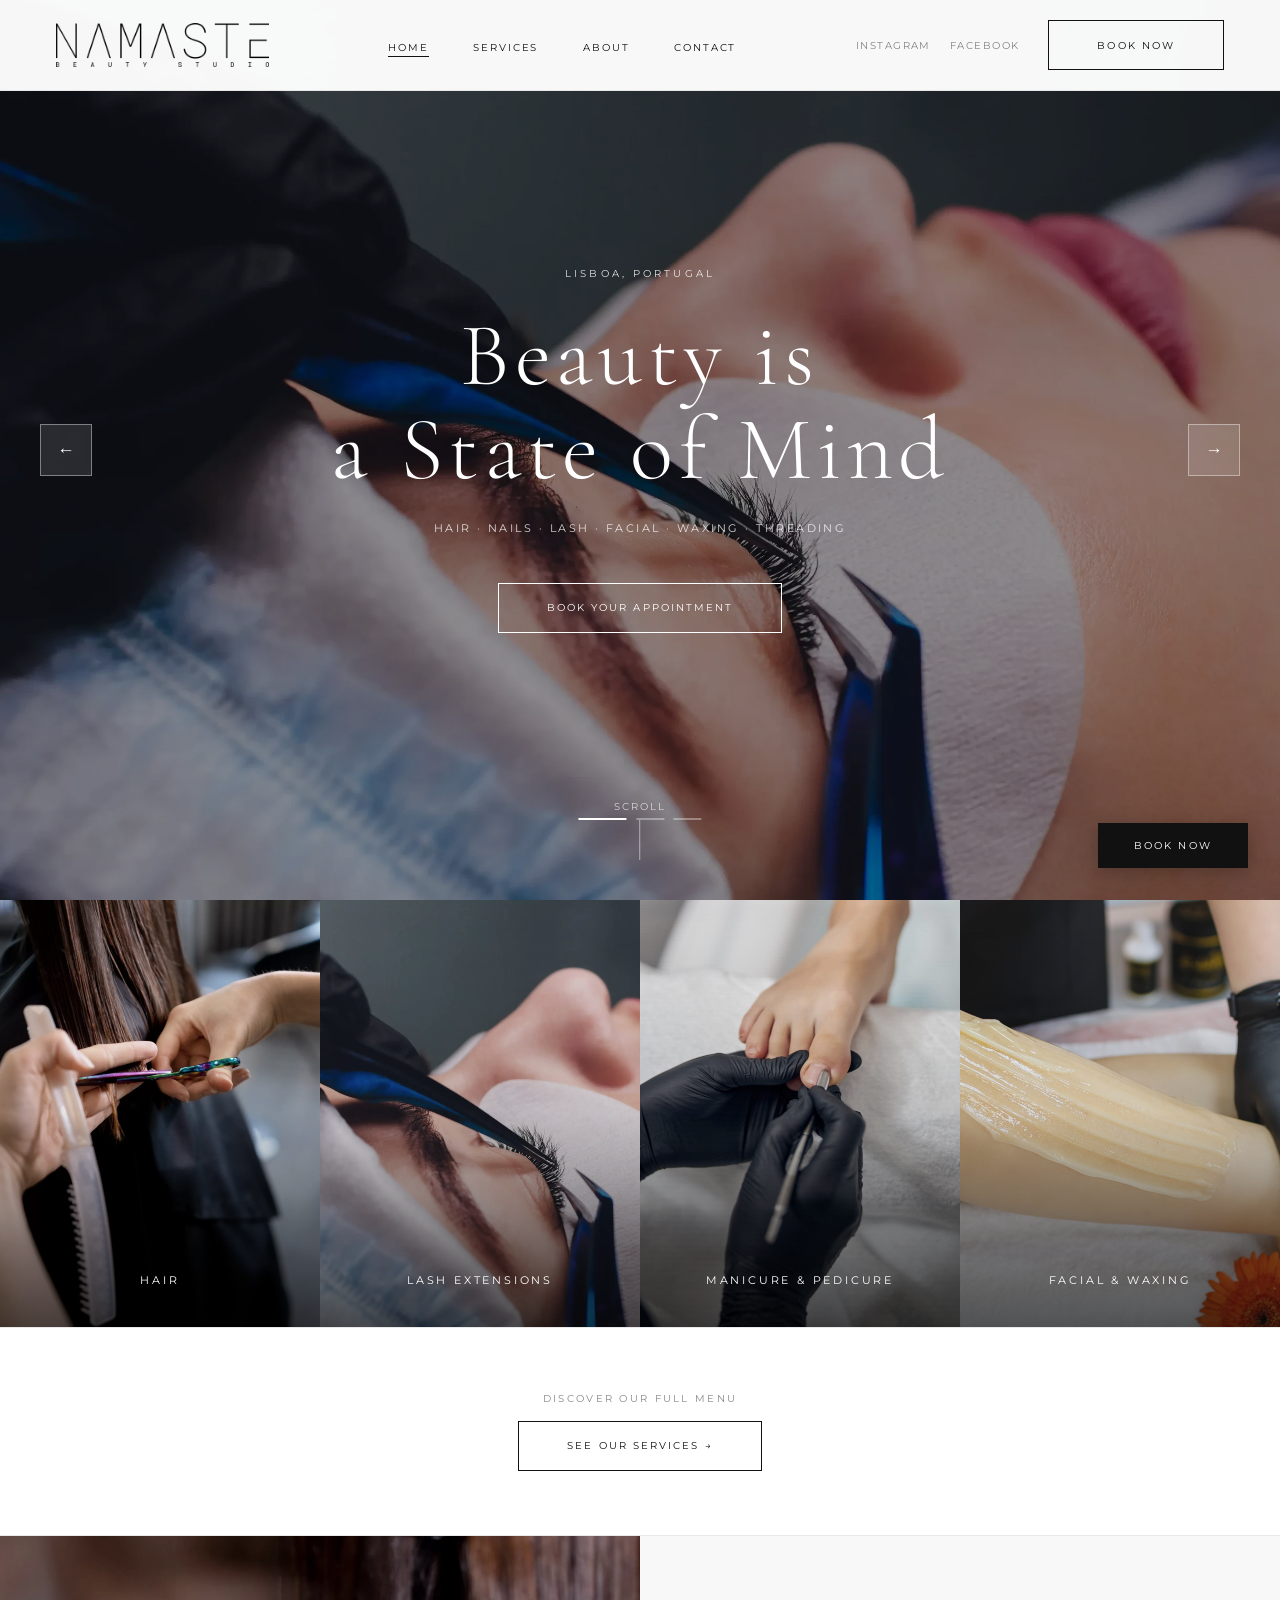
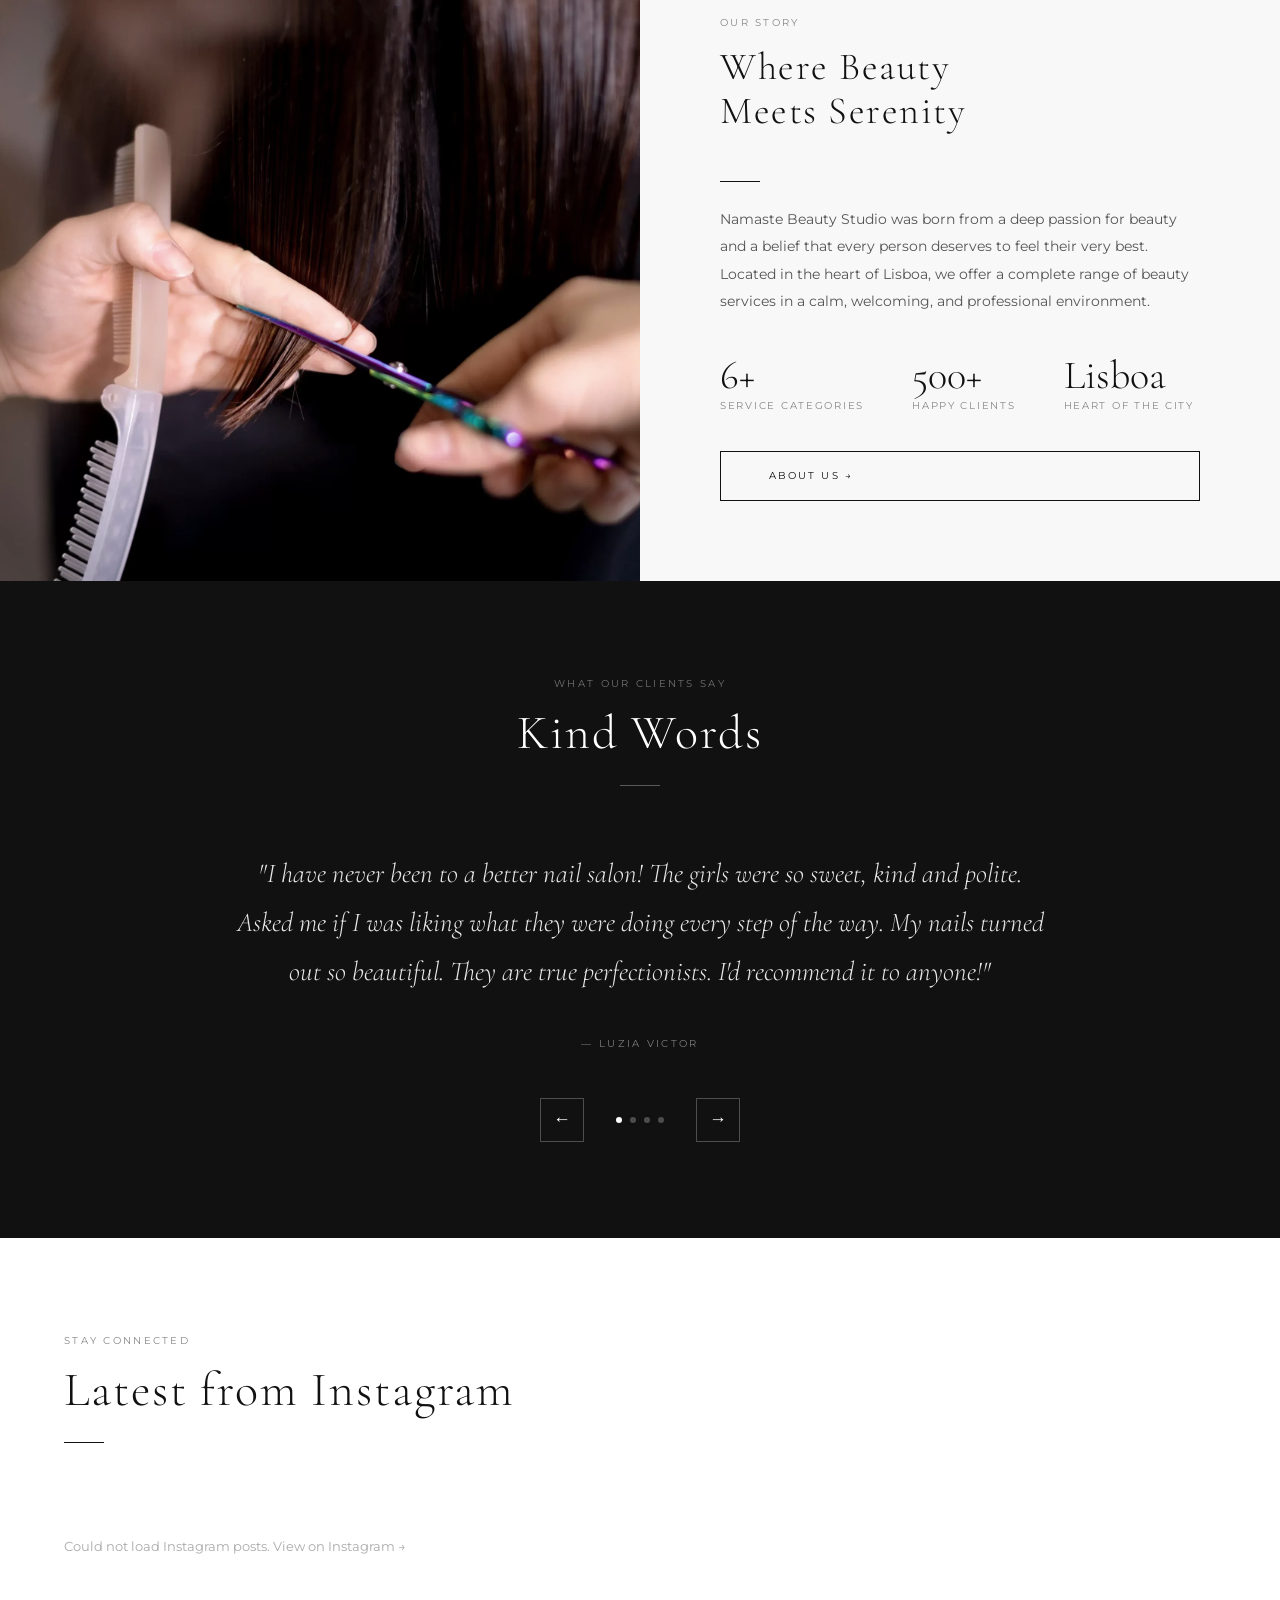
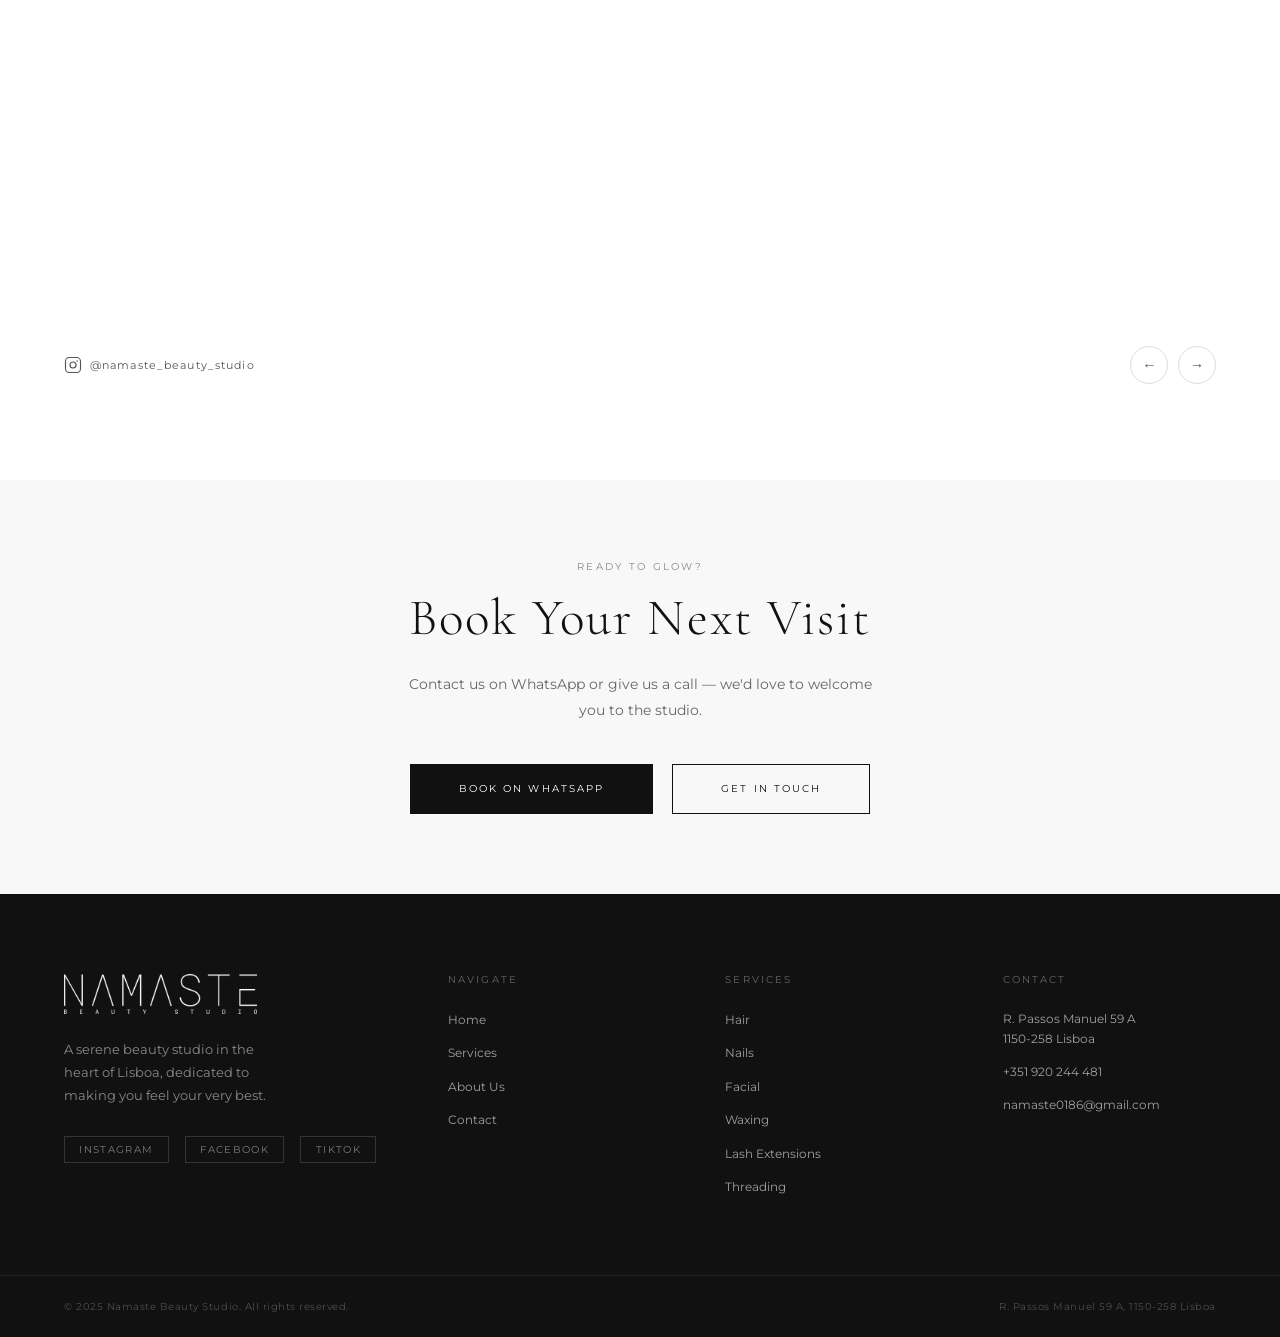
<file: index.html>
<!DOCTYPE html>
<html lang="en">
<head>
  <meta charset="UTF-8">
  <meta name="viewport" content="width=device-width, initial-scale=1.0">
  <title>Namaste Beauty Studio — Lisboa</title>
  <meta name="description" content="Namaste Beauty Studio in Lisboa. Hair, Nails, Facial, Waxing, Lash Extensions & Threading services.">
  <link rel="preconnect" href="https://fonts.googleapis.com">
  <link rel="preconnect" href="https://fonts.gstatic.com" crossorigin>
  <link href="https://fonts.googleapis.com/css2?family=Cormorant+Garamond:ital,wght@0,300;0,400;0,500;1,300;1,400&family=Montserrat:wght@300;400;500&display=swap" rel="stylesheet">
  <link rel="icon" type="image/png" href="assets/logo.png">
  <link rel="apple-touch-icon" href="assets/logo.png">
  <link rel="stylesheet" href="css/style.css">
</head>
<body>

  <!-- ===== NAVIGATION ===== -->
  <nav class="nav" id="nav">
    <div class="nav-inner">
      <a href="index.html" class="nav-logo">
        <img src="assets/logo.png" alt="Namaste Beauty Studio">
      </a>
      <ul class="nav-links">
        <li><a href="index.html">Home</a></li>
        <li><a href="services.html">Services</a></li>
        <li><a href="about.html">About</a></li>
        <li><a href="contact.html">Contact</a></li>
      </ul>
      <div class="nav-right">
        <div class="nav-social">
          <a href="https://www.instagram.com/namaste_beauty_studio/" target="_blank" rel="noopener">Instagram</a>
          <a href="https://www.facebook.com/people/Namaste-Beauty-Studio/100081834237689/" target="_blank" rel="noopener">Facebook</a>
        </div>
        <a href="https://wa.me/351920244481" target="_blank" class="nav-book btn">Book Now</a>
      </div>
      <button class="nav-hamburger" id="hamburger" aria-label="Menu">
        <span></span><span></span><span></span>
      </button>
    </div>
  </nav>

  <!-- Mobile Menu -->
  <div class="nav-mobile" id="mobileMenu">
    <button class="nav-mobile-close" id="mobileClose">&times;</button>
    <a href="index.html">Home</a>
    <a href="services.html">Services</a>
    <a href="about.html">About</a>
    <a href="contact.html">Contact</a>
    <div class="mobile-social">
      <a href="https://www.instagram.com/namaste_beauty_studio/" target="_blank">Instagram</a>
      <a href="https://www.facebook.com/people/Namaste-Beauty-Studio/100081834237689/" target="_blank">Facebook</a>
      <a href="https://www.tiktok.com/@namastebeautystudio" target="_blank">TikTok</a>
    </div>
  </div>

  <!-- ===== HERO SLIDER ===== -->
  <section class="hero hero-slider" id="heroSlider">

    <!-- Slides -->
    <div class="hero-slides">
      <div class="hero-slide active">
        <img src="assets/cover%201.webp" alt="Namaste Beauty Studio">
      </div>
      <div class="hero-slide">
        <img src="assets/cover%202.webp" alt="Namaste Beauty Studio">
      </div>
      <div class="hero-slide">
        <img src="assets/cover%203.webp" alt="Namaste Beauty Studio">
      </div>
    </div>

    <!-- Overlay content -->
    <div class="hero-overlay">
      <p class="hero-eyebrow">Lisboa, Portugal</p>
      <h1 class="hero-title">Beauty is<br>a State of Mind</h1>
      <p class="hero-subtitle">Hair · Nails · Lash · Facial · Waxing · Threading</p>
      <a href="https://wa.me/351920244481" target="_blank" class="btn btn-white">Book Your Appointment</a>
    </div>

    <!-- Arrows -->
    <button class="hero-arrow hero-prev" aria-label="Previous">&#8592;</button>
    <button class="hero-arrow hero-next" aria-label="Next">&#8594;</button>

    <!-- Dots -->
    <div class="hero-dots">
      <button class="hero-dot active" aria-label="Slide 1"></button>
      <button class="hero-dot" aria-label="Slide 2"></button>
      <button class="hero-dot" aria-label="Slide 3"></button>
    </div>

    <div class="hero-scroll">Scroll</div>
  </section>

  <!-- ===== SERVICES STRIP ===== -->
  <div class="services-strip">
    <div class="strip-item" data-href="services.html" style="cursor:pointer;">
      <img
        src="assets/hair%20front%20page.webp"
        alt="Hair services"
      >
      <div class="strip-item-overlay">
        <span class="strip-item-label">Hair</span>
      </div>
    </div>
    <div class="strip-item" data-href="services.html" style="cursor:pointer;">
      <img
        src="assets/lash%20front%20page.webp"
        alt="Lash extensions"
      >
      <div class="strip-item-overlay">
        <span class="strip-item-label">Lash Extensions</span>
      </div>
    </div>
    <div class="strip-item" data-href="services.html" style="cursor:pointer;">
      <img
        src="assets/manicure%20pedicure%20front%20page.jpg"
        alt="Nails"
      >
      <div class="strip-item-overlay">
        <span class="strip-item-label">Manicure &amp; Pedicure</span>
      </div>
    </div>
    <div class="strip-item" data-href="services.html" style="cursor:pointer;">
      <img
        src="assets/waxing%20front%20page.jpg"
        alt="Facial &amp; Waxing"
      >
      <div class="strip-item-overlay">
        <span class="strip-item-label">Facial &amp; Waxing</span>
      </div>
    </div>
  </div>

  <!-- CTA -->
  <div class="cta-section fade-up">
    <p class="label" style="margin-bottom:1rem;">Discover Our Full Menu</p>
    <a href="services.html" class="btn btn-black">See Our Services &rarr;</a>
  </div>

  <!-- ===== ABOUT TEASER ===== -->
  <div class="about-teaser">
    <div class="about-teaser-img">
      <img
        src="assets/cover%202.webp"
        alt="Namaste Beauty Studio interior"
      >
    </div>
    <div class="about-teaser-content">
      <span class="label" style="color:#888; margin-bottom:1rem; display:block;">Our Story</span>
      <h2 class="fade-up">Where Beauty<br>Meets Serenity</h2>
      <div class="divider fade-up delay-1"></div>
      <p class="fade-up delay-1">
        Namaste Beauty Studio was born from a deep passion for beauty and a belief that every person deserves to feel their very best. Located in the heart of Lisboa, we offer a complete range of beauty services in a calm, welcoming, and professional environment.
      </p>
      <div class="about-teaser-stats fade-up delay-2">
        <div class="stat-item">
          <div class="stat-num">6+</div>
          <div class="stat-label">Service Categories</div>
        </div>
        <div class="stat-item">
          <div class="stat-num">500+</div>
          <div class="stat-label">Happy Clients</div>
        </div>
        <div class="stat-item">
          <div class="stat-num">Lisboa</div>
          <div class="stat-label">Heart of the City</div>
        </div>
      </div>
      <a href="about.html" class="btn btn-black fade-up delay-3">About Us &rarr;</a>
    </div>
  </div>

  <!-- ===== TESTIMONIALS ===== -->
  <section class="testimonials-section section">
    <div class="container">
      <div class="section-head center fade-up">
        <span class="label">What Our Clients Say</span>
        <h2>Kind Words</h2>
        <div class="divider center"></div>
      </div>
      <div class="testimonial-slider fade-up delay-1">
        <div class="testimonial-track">
          <div class="testimonial-slide">
            <p class="testimonial-quote">
              "I have never been to a better nail salon! The girls were so sweet, kind and polite. Asked me if I was liking what they were doing every step of the way. My nails turned out so beautiful. They are true perfectionists. I'd recommend it to anyone!"
            </p>
            <p class="testimonial-author">— Luzia Victor</p>
          </div>
          <div class="testimonial-slide">
            <p class="testimonial-quote">
              "Best facial I've ever had in Lisboa. The Hydra Facial left my skin absolutely glowing. The atmosphere is so relaxing — I never wanted to leave. I'll definitely be coming back every month!"
            </p>
            <p class="testimonial-author">— Maria Ferreira</p>
          </div>
          <div class="testimonial-slide">
            <p class="testimonial-quote">
              "I've been coming here for my lash extensions for over a year now. The results are always perfect and last so long. The team is incredibly professional and the studio is beautifully kept. Highly recommend!"
            </p>
            <p class="testimonial-author">— Ana Sofia Costa</p>
          </div>
          <div class="testimonial-slide">
            <p class="testimonial-quote">
              "My keratin treatment completely transformed my hair. The entire experience from booking to finish was seamless and lovely. Namaste is truly a hidden gem in Lisboa."
            </p>
            <p class="testimonial-author">— Catarina Mendes</p>
          </div>
        </div>
        <div class="testimonial-controls">
          <button class="testimonial-btn testimonial-prev" aria-label="Previous">&#8592;</button>
          <div class="testimonial-dots">
            <div class="dot active"></div>
            <div class="dot"></div>
            <div class="dot"></div>
            <div class="dot"></div>
          </div>
          <button class="testimonial-btn testimonial-next" aria-label="Next">&#8594;</button>
        </div>
      </div>
    </div>
  </section>

  <!-- ===== INSTAGRAM FEED ===== -->
  <section class="section instagram-section">
    <div class="container">
      <div class="section-head fade-up">
        <span class="label">Stay Connected</span>
        <h2>Latest from Instagram</h2>
        <div class="divider"></div>
      </div>

      <!-- Behold-style carousel -->
      <div class="insta-behold-wrap fade-up delay-1">
        <div class="insta-behold" id="instaBehold">
          <!-- Skeleton placeholders -->
          <div class="insta-behold-item ib-skeleton" style="width:380px;border-radius:20px;"></div>
          <div class="insta-behold-item ib-skeleton" style="width:240px;border-radius:20px;"></div>
          <div class="insta-behold-item ib-skeleton" style="width:160px;border-radius:24px;"></div>
          <div class="insta-behold-item ib-skeleton" style="width:110px;border-radius:55px;"></div>
          <div class="insta-behold-item ib-skeleton" style="width:80px; border-radius:70px;"></div>
          <div class="insta-behold-item ib-skeleton" style="width:60px; border-radius:70px;"></div>
        </div>

        <!-- Bottom bar -->
        <div class="insta-behold-bar">
          <a href="https://www.instagram.com/namaste_beauty_studio/" target="_blank" class="insta-behold-handle">
            <svg width="18" height="18" viewBox="0 0 24 24" fill="none" stroke="currentColor" stroke-width="1.5"><rect x="2" y="2" width="20" height="20" rx="5"/><circle cx="12" cy="12" r="4"/><circle cx="17.5" cy="6.5" r="1" fill="currentColor" stroke="none"/></svg>
            @namaste_beauty_studio
          </a>
          <div class="insta-behold-nav">
            <button class="insta-prev" aria-label="Previous">&#8592;</button>
            <button class="insta-next" aria-label="Next">&#8594;</button>
          </div>
        </div>
      </div>

    </div>
  </section>

  <!-- ===== BOOKING CTA BANNER ===== -->
  <section style="background:#f8f8f8; padding:5rem 2rem; text-align:center;">
    <div class="fade-up">
      <span class="label" style="color:#888; display:block; margin-bottom:1rem;">Ready to Glow?</span>
      <h2 style="font-size:clamp(2rem,4vw,3.5rem); margin-bottom:1.5rem;">Book Your Next Visit</h2>
      <p style="font-size:0.85rem;color:#666;max-width:480px;margin:0 auto 2.5rem;line-height:1.9;">
        Contact us on WhatsApp or give us a call — we'd love to welcome you to the studio.
      </p>
      <div style="display:flex;gap:1.2rem;justify-content:center;flex-wrap:wrap;">
        <a href="https://wa.me/351920244481" target="_blank" class="btn btn-filled">Book on WhatsApp</a>
        <a href="contact.html" class="btn btn-black">Get in Touch</a>
      </div>
    </div>
  </section>

  <!-- ===== FOOTER ===== -->
  <footer>
    <div class="footer-main">
      <div>
        <div class="footer-logo">
          <img src="assets/logo.png" alt="Namaste Beauty Studio">
        </div>
        <p class="footer-tagline">
          A serene beauty studio in the heart of Lisboa, dedicated to making you feel your very best.
        </p>
        <div class="footer-social" style="margin-top:1.8rem;">
          <a href="https://www.instagram.com/namaste_beauty_studio/" target="_blank">Instagram</a>
          <a href="https://www.facebook.com/people/Namaste-Beauty-Studio/100081834237689/" target="_blank">Facebook</a>
          <a href="https://www.tiktok.com/@namastebeautystudio" target="_blank">TikTok</a>
        </div>
      </div>
      <div>
        <p class="footer-heading">Navigate</p>
        <ul class="footer-links">
          <li><a href="index.html">Home</a></li>
          <li><a href="services.html">Services</a></li>
          <li><a href="about.html">About Us</a></li>
          <li><a href="contact.html">Contact</a></li>
        </ul>
      </div>
      <div>
        <p class="footer-heading">Services</p>
        <ul class="footer-links">
          <li><a href="services.html">Hair</a></li>
          <li><a href="services.html">Nails</a></li>
          <li><a href="services.html">Facial</a></li>
          <li><a href="services.html">Waxing</a></li>
          <li><a href="services.html">Lash Extensions</a></li>
          <li><a href="services.html">Threading</a></li>
        </ul>
      </div>
      <div>
        <p class="footer-heading">Contact</p>
        <p class="footer-contact-item">R. Passos Manuel 59 A<br>1150-258 Lisboa</p>
        <p class="footer-contact-item"><a href="tel:+351920244481">+351 920 244 481</a></p>
        <p class="footer-contact-item"><a href="mailto:namaste0186@gmail.com">namaste0186@gmail.com</a></p>
      </div>
    </div>
    <div class="footer-bottom">
      <p>&copy; 2025 Namaste Beauty Studio. All rights reserved.</p>
      <p>R. Passos Manuel 59 A, 1150-258 Lisboa</p>
    </div>
  </footer>

  <!-- Floating Book Button -->
  <a href="https://wa.me/351920244481" target="_blank" class="float-book">Book Now</a>

  <script src="js/main.js"></script>
</body>
</html>
</file>
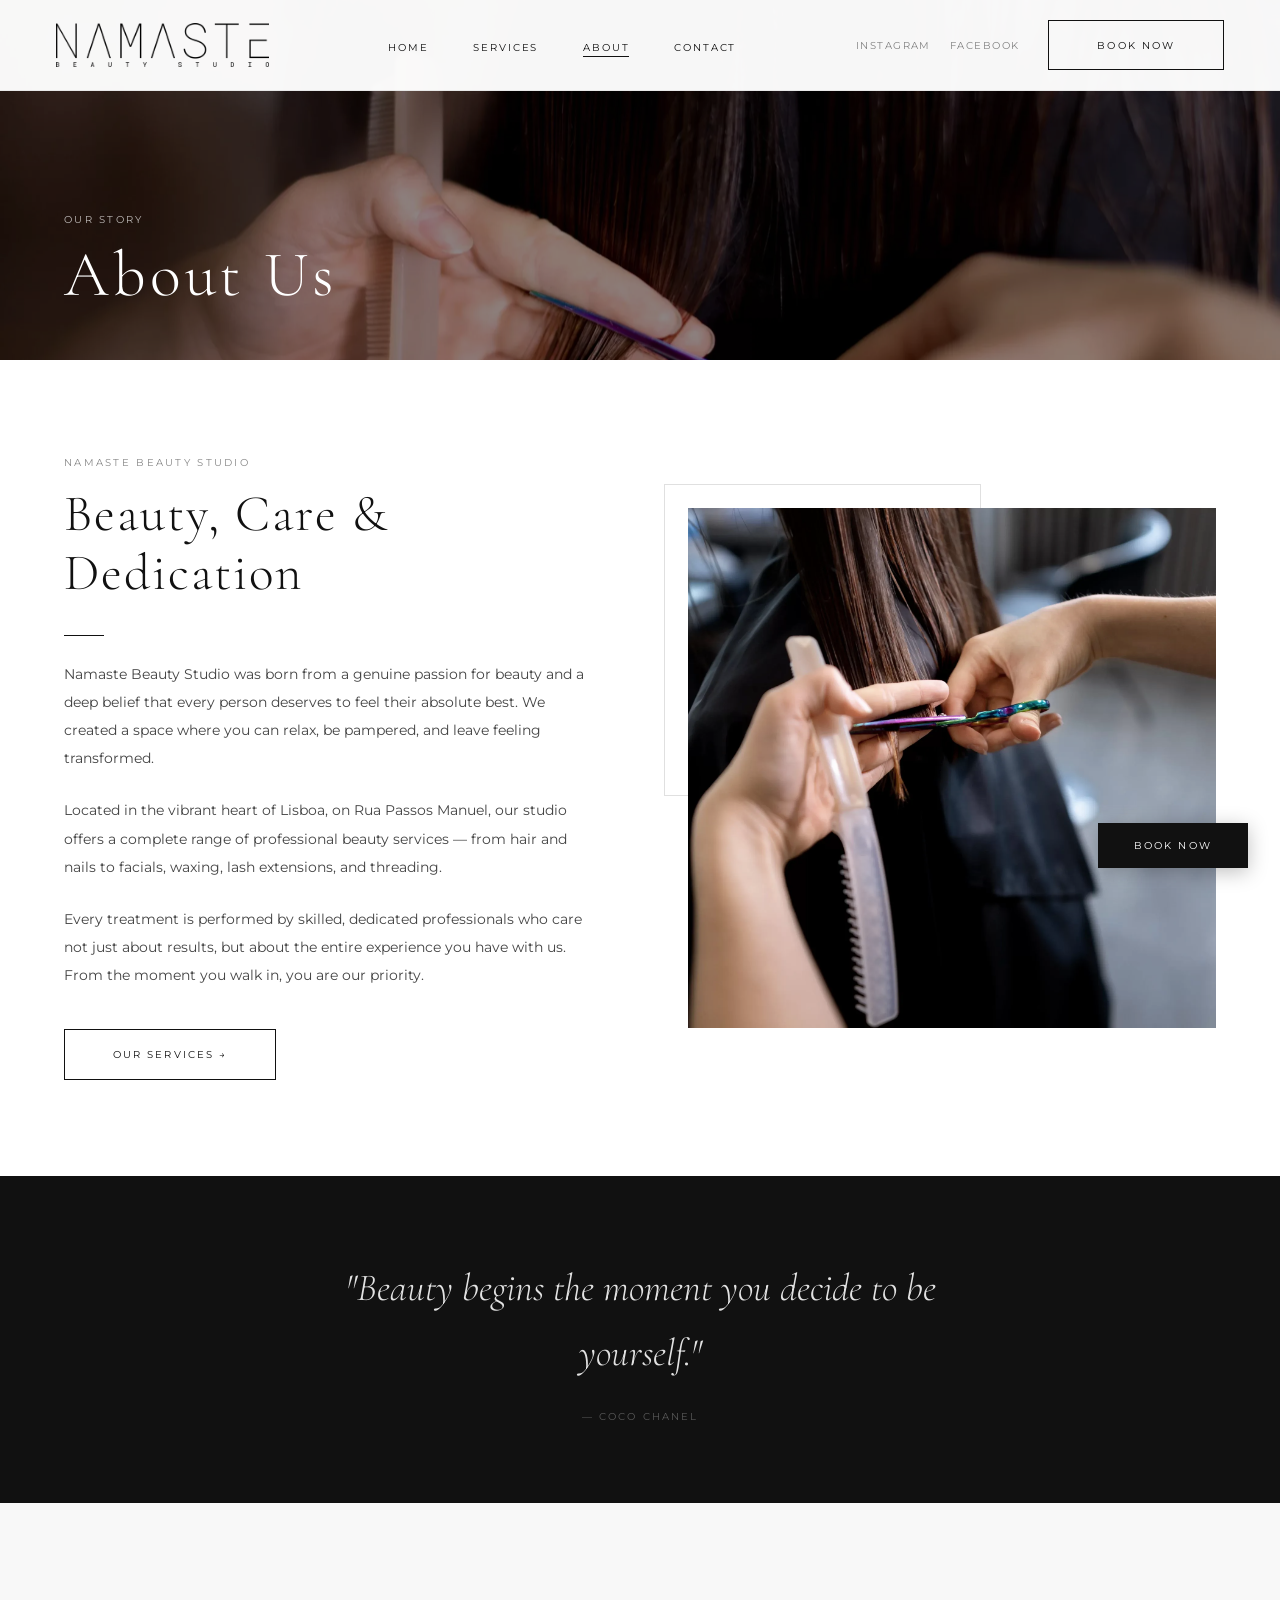
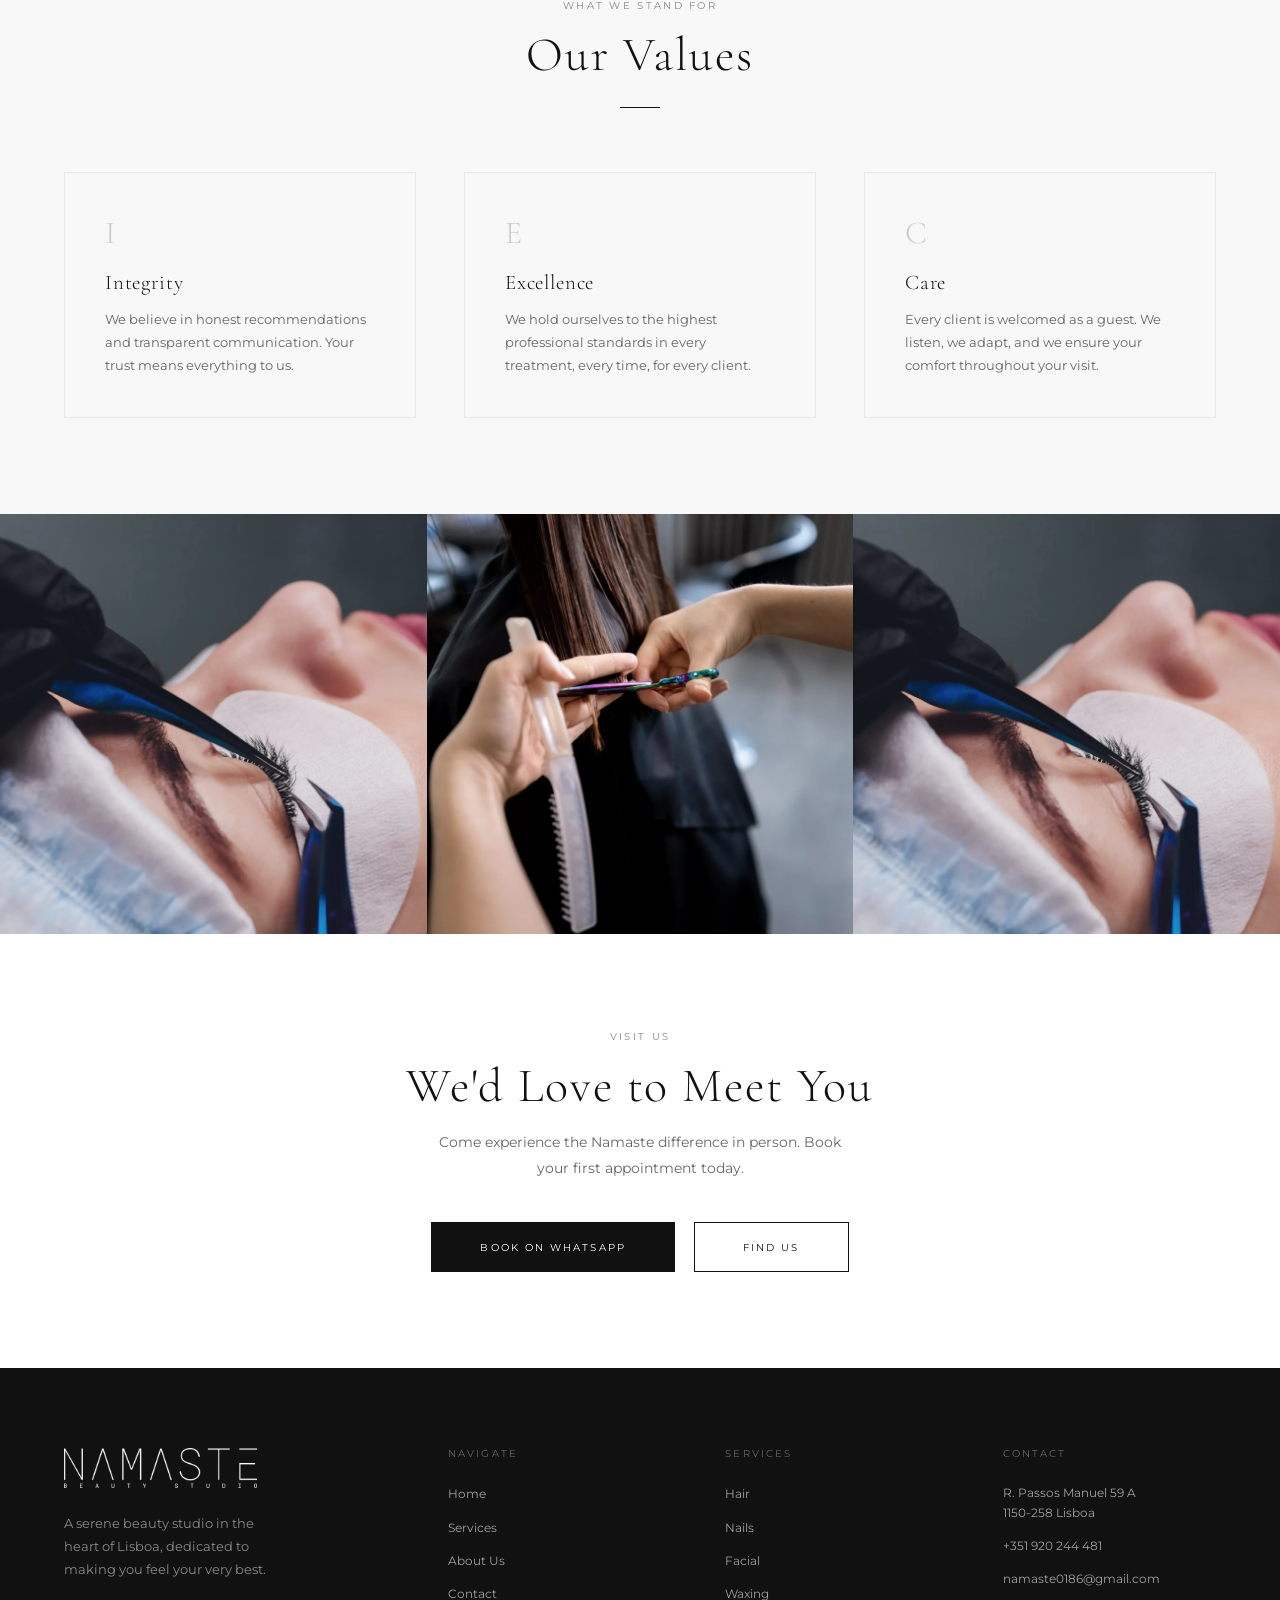
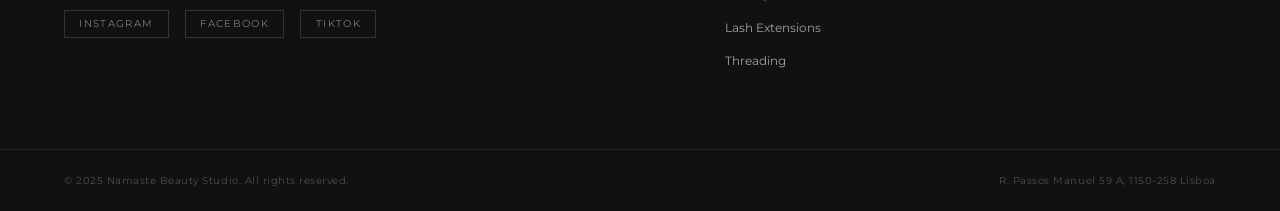
<file: about.html>
<!DOCTYPE html>
<html lang="en">
<head>
  <meta charset="UTF-8">
  <meta name="viewport" content="width=device-width, initial-scale=1.0">
  <title>About Us — Namaste Beauty Studio</title>
  <meta name="description" content="About Namaste Beauty Studio — a serene beauty studio in the heart of Lisboa.">
  <link rel="preconnect" href="https://fonts.googleapis.com">
  <link rel="preconnect" href="https://fonts.gstatic.com" crossorigin>
  <link href="https://fonts.googleapis.com/css2?family=Cormorant+Garamond:ital,wght@0,300;0,400;0,500;1,300;1,400&family=Montserrat:wght@300;400;500&display=swap" rel="stylesheet">
  <link rel="icon" type="image/png" href="assets/logo.png">
  <link rel="apple-touch-icon" href="assets/logo.png">
  <link rel="stylesheet" href="css/style.css">
</head>
<body>

  <!-- ===== NAVIGATION ===== -->
  <nav class="nav" id="nav">
    <div class="nav-inner">
      <a href="index.html" class="nav-logo">
        <img src="assets/logo.png" alt="Namaste Beauty Studio">
      </a>
      <ul class="nav-links">
        <li><a href="index.html">Home</a></li>
        <li><a href="services.html">Services</a></li>
        <li><a href="about.html">About</a></li>
        <li><a href="contact.html">Contact</a></li>
      </ul>
      <div class="nav-right">
        <div class="nav-social">
          <a href="https://www.instagram.com/namaste_beauty_studio/" target="_blank" rel="noopener">Instagram</a>
          <a href="https://www.facebook.com/people/Namaste-Beauty-Studio/100081834237689/" target="_blank" rel="noopener">Facebook</a>
        </div>
        <a href="https://wa.me/351920244481" target="_blank" class="nav-book btn">Book Now</a>
      </div>
      <button class="nav-hamburger" id="hamburger" aria-label="Menu">
        <span></span><span></span><span></span>
      </button>
    </div>
  </nav>

  <!-- Mobile Menu -->
  <div class="nav-mobile" id="mobileMenu">
    <button class="nav-mobile-close" id="mobileClose">&times;</button>
    <a href="index.html">Home</a>
    <a href="services.html">Services</a>
    <a href="about.html">About</a>
    <a href="contact.html">Contact</a>
    <div class="mobile-social">
      <a href="https://www.instagram.com/namaste_beauty_studio/" target="_blank">Instagram</a>
      <a href="https://www.facebook.com/people/Namaste-Beauty-Studio/100081834237689/" target="_blank">Facebook</a>
      <a href="https://www.tiktok.com/@namastebeautystudio" target="_blank">TikTok</a>
    </div>
  </div>

  <!-- ===== PAGE HEADER ===== -->
  <header class="page-header">
    <img
      src="assets/cover%202.webp"
      alt="About Namaste Beauty Studio" class="page-header-img"
    >
    <div class="page-header-overlay"></div>
    <div class="page-header-content">
      <p class="label">Our Story</p>
      <h1>About Us</h1>
    </div>
  </header>

  <!-- ===== INTRO ===== -->
  <section class="section">
    <div class="container">
      <div class="about-intro">
        <div class="about-intro-text fade-up">
          <span class="label" style="color:#888; margin-bottom:1rem; display:block;">Namaste Beauty Studio</span>
          <h2>Beauty, Care &amp;<br>Dedication</h2>
          <div class="divider"></div>
          <p>
            Namaste Beauty Studio was born from a genuine passion for beauty and a deep belief that every person deserves to feel their absolute best. We created a space where you can relax, be pampered, and leave feeling transformed.
          </p>
          <p>
            Located in the vibrant heart of Lisboa, on Rua Passos Manuel, our studio offers a complete range of professional beauty services — from hair and nails to facials, waxing, lash extensions, and threading.
          </p>
          <p>
            Every treatment is performed by skilled, dedicated professionals who care not just about results, but about the entire experience you have with us. From the moment you walk in, you are our priority.
          </p>
          <a href="services.html" class="btn btn-black" style="margin-top:1rem;">Our Services &rarr;</a>
        </div>
        <div class="about-intro-img fade-up delay-1">
          <img
            src="assets/cover%203.webp"
            alt="Namaste Beauty Studio"
          >
        </div>
      </div>
    </div>
  </section>

  <!-- ===== QUOTE BANNER ===== -->
  <section style="background:#111; padding:5rem 2rem; text-align:center;">
    <div class="container fade-up">
      <p style="font-family:'Cormorant Garamond',serif; font-size:clamp(1.5rem,3vw,2.5rem); font-weight:300; font-style:italic; color:rgba(255,255,255,0.88); max-width:700px; margin:0 auto; line-height:1.7;">
        "Beauty begins the moment you decide to be yourself."
      </p>
      <p style="font-size:0.65rem;letter-spacing:0.2em;text-transform:uppercase;color:rgba(255,255,255,0.3);margin-top:1.5rem;">— Coco Chanel</p>
    </div>
  </section>

  <!-- ===== VALUES ===== -->
  <section class="section" style="background:#f8f8f8;">
    <div class="container">
      <div class="section-head center fade-up">
        <span class="label">What We Stand For</span>
        <h2>Our Values</h2>
        <div class="divider center"></div>
      </div>
      <div class="values-grid">
        <div class="value-item fade-up">
          <div class="value-icon">I</div>
          <h3>Integrity</h3>
          <p>We believe in honest recommendations and transparent communication. Your trust means everything to us.</p>
        </div>
        <div class="value-item fade-up delay-1">
          <div class="value-icon">E</div>
          <h3>Excellence</h3>
          <p>We hold ourselves to the highest professional standards in every treatment, every time, for every client.</p>
        </div>
        <div class="value-item fade-up delay-2">
          <div class="value-icon">C</div>
          <h3>Care</h3>
          <p>Every client is welcomed as a guest. We listen, we adapt, and we ensure your comfort throughout your visit.</p>
        </div>
      </div>
    </div>
  </section>

  <!-- ===== STUDIO IMAGES ===== -->
  <section style="padding:0;">
    <div style="display:grid; grid-template-columns:repeat(3,1fr); height:420px;">
      <div style="overflow:hidden;">
        <img
          src="assets/cover%201.webp"
          alt="Studio"
          style="width:100%;height:100%;object-fit:cover;filter:grayscale(20%);transition:filter 0.4s;"
          onmouseover="this.style.filter='grayscale(0%)'"
          onmouseout="this.style.filter='grayscale(20%)'"
        >
      </div>
      <div style="overflow:hidden;">
        <img
          src="assets/hair%20front%20page.webp"
          alt="Studio interior"
          style="width:100%;height:100%;object-fit:cover;filter:grayscale(20%);transition:filter 0.4s;"
          onmouseover="this.style.filter='grayscale(0%)'"
          onmouseout="this.style.filter='grayscale(20%)'"
        >
      </div>
      <div style="overflow:hidden;">
        <img
          src="assets/lash%20front%20page.webp"
          alt="Studio atmosphere"
          style="width:100%;height:100%;object-fit:cover;filter:grayscale(20%);transition:filter 0.4s;"
          onmouseover="this.style.filter='grayscale(0%)'"
          onmouseout="this.style.filter='grayscale(20%)'"
        >
      </div>
    </div>
  </section>

  <!-- ===== BOOK CTA ===== -->
  <section style="padding:6rem 2rem; text-align:center;">
    <div class="fade-up">
      <span class="label" style="color:#888; display:block; margin-bottom:1rem;">Visit Us</span>
      <h2 style="font-size:clamp(2rem,4vw,3rem); margin-bottom:1rem;">We'd Love to Meet You</h2>
      <p style="font-size:0.85rem;color:#666;max-width:420px;margin:0 auto 2.5rem;line-height:1.9;">
        Come experience the Namaste difference in person. Book your first appointment today.
      </p>
      <div style="display:flex;gap:1.2rem;justify-content:center;flex-wrap:wrap;">
        <a href="https://wa.me/351920244481" target="_blank" class="btn btn-filled">Book on WhatsApp</a>
        <a href="contact.html" class="btn btn-black">Find Us</a>
      </div>
    </div>
  </section>

  <!-- ===== FOOTER ===== -->
  <footer>
    <div class="footer-main">
      <div>
        <div class="footer-logo">
          <img src="assets/logo.png" alt="Namaste Beauty Studio">
        </div>
        <p class="footer-tagline">A serene beauty studio in the heart of Lisboa, dedicated to making you feel your very best.</p>
        <div class="footer-social" style="margin-top:1.8rem;">
          <a href="https://www.instagram.com/namaste_beauty_studio/" target="_blank">Instagram</a>
          <a href="https://www.facebook.com/people/Namaste-Beauty-Studio/100081834237689/" target="_blank">Facebook</a>
          <a href="https://www.tiktok.com/@namastebeautystudio" target="_blank">TikTok</a>
        </div>
      </div>
      <div>
        <p class="footer-heading">Navigate</p>
        <ul class="footer-links">
          <li><a href="index.html">Home</a></li>
          <li><a href="services.html">Services</a></li>
          <li><a href="about.html">About Us</a></li>
          <li><a href="contact.html">Contact</a></li>
        </ul>
      </div>
      <div>
        <p class="footer-heading">Services</p>
        <ul class="footer-links">
          <li><a href="services.html">Hair</a></li>
          <li><a href="services.html">Nails</a></li>
          <li><a href="services.html">Facial</a></li>
          <li><a href="services.html">Waxing</a></li>
          <li><a href="services.html">Lash Extensions</a></li>
          <li><a href="services.html">Threading</a></li>
        </ul>
      </div>
      <div>
        <p class="footer-heading">Contact</p>
        <p class="footer-contact-item">R. Passos Manuel 59 A<br>1150-258 Lisboa</p>
        <p class="footer-contact-item"><a href="tel:+351920244481">+351 920 244 481</a></p>
        <p class="footer-contact-item"><a href="mailto:namaste0186@gmail.com">namaste0186@gmail.com</a></p>
      </div>
    </div>
    <div class="footer-bottom">
      <p>&copy; 2025 Namaste Beauty Studio. All rights reserved.</p>
      <p>R. Passos Manuel 59 A, 1150-258 Lisboa</p>
    </div>
  </footer>

  <a href="https://wa.me/351920244481" target="_blank" class="float-book">Book Now</a>

  <script src="js/main.js"></script>
</body>
</html>
</file>
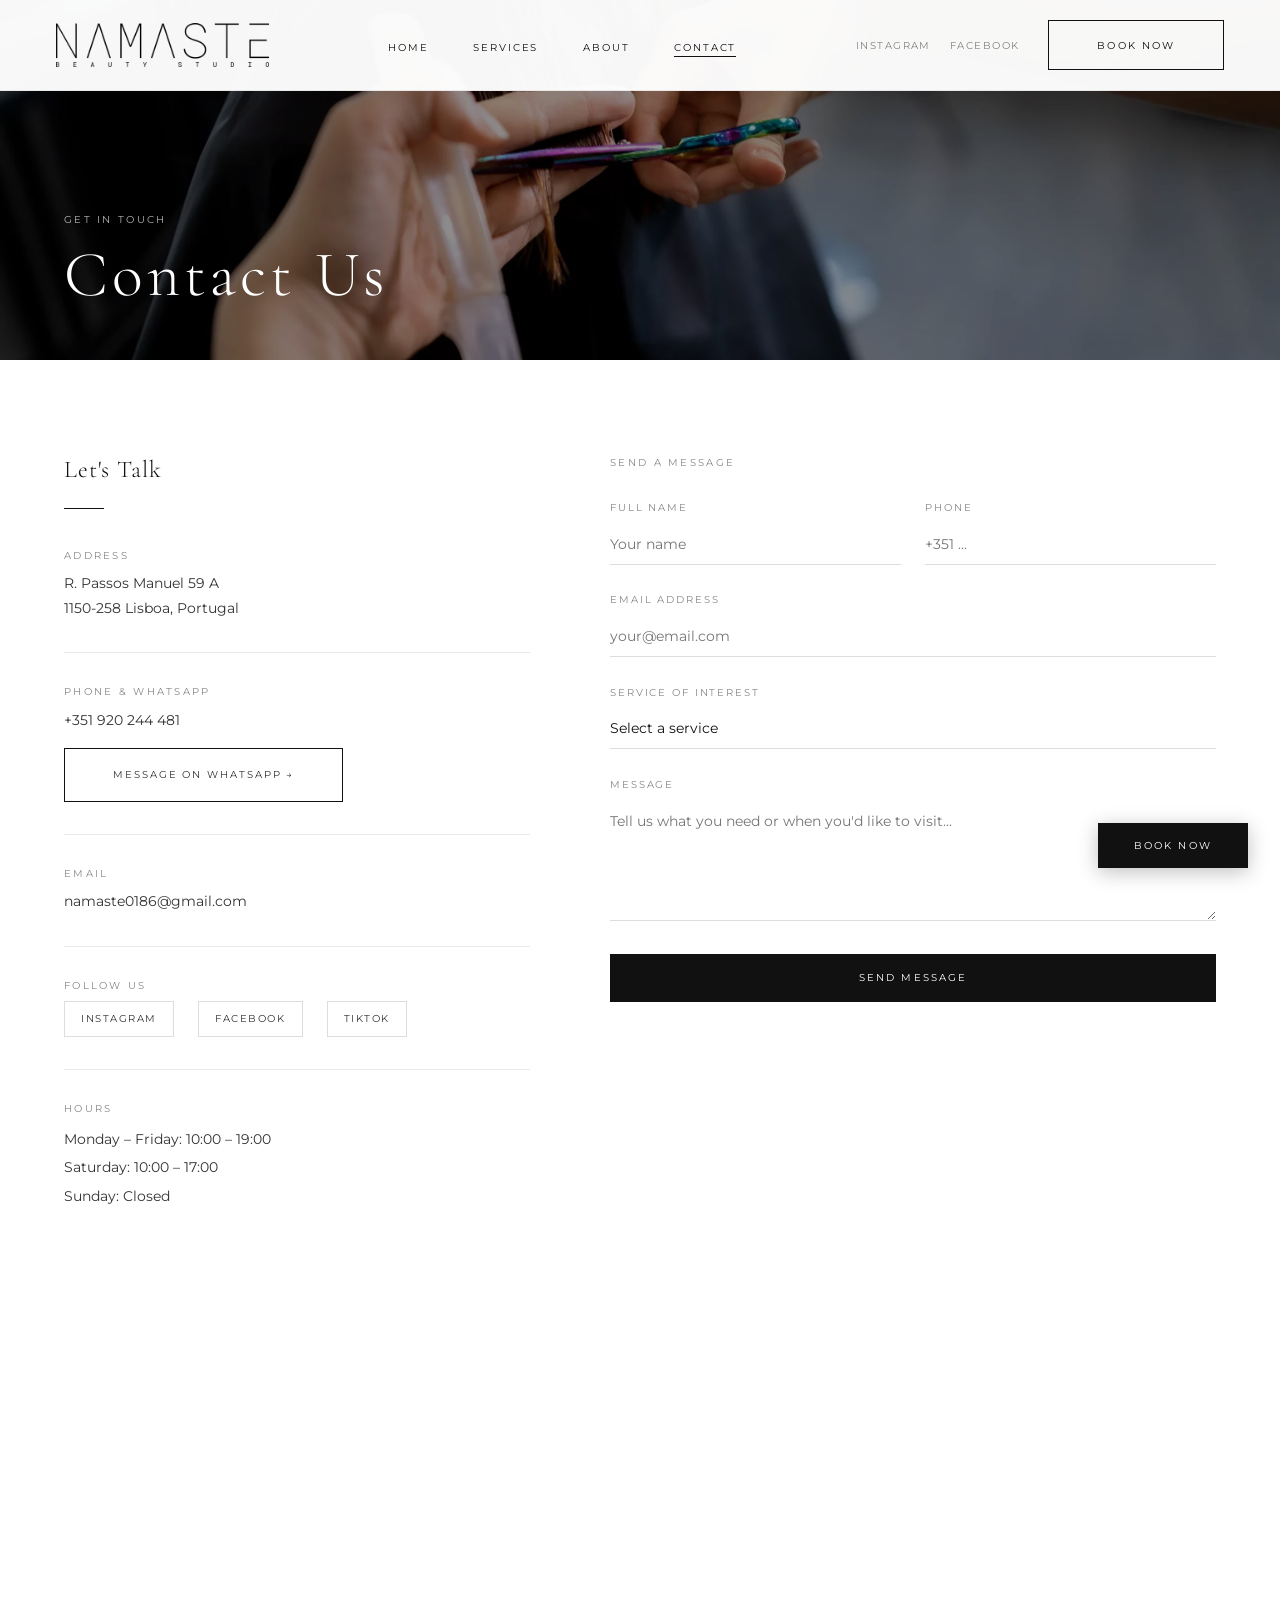
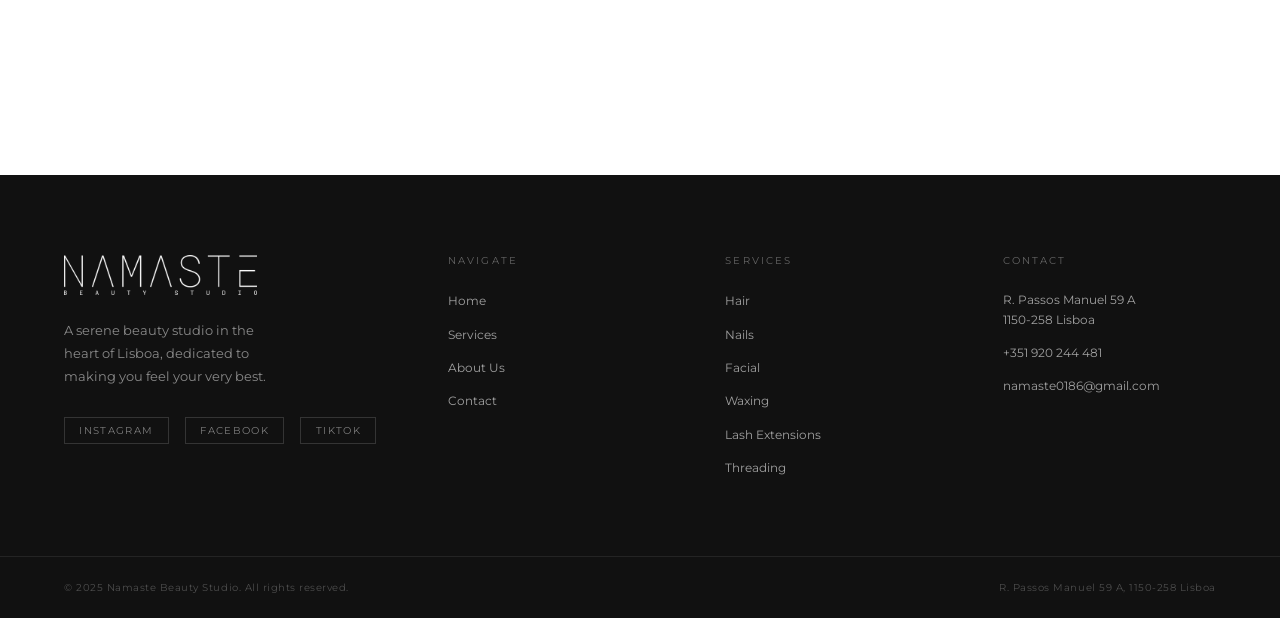
<file: contact.html>
<!DOCTYPE html>
<html lang="en">
<head>
  <meta charset="UTF-8">
  <meta name="viewport" content="width=device-width, initial-scale=1.0">
  <title>Contact — Namaste Beauty Studio</title>
  <meta name="description" content="Contact Namaste Beauty Studio in Lisboa. Book an appointment or get in touch.">
  <link rel="preconnect" href="https://fonts.googleapis.com">
  <link rel="preconnect" href="https://fonts.gstatic.com" crossorigin>
  <link href="https://fonts.googleapis.com/css2?family=Cormorant+Garamond:ital,wght@0,300;0,400;0,500;1,300;1,400&family=Montserrat:wght@300;400;500&display=swap" rel="stylesheet">
  <link rel="icon" type="image/png" href="assets/logo.png">
  <link rel="apple-touch-icon" href="assets/logo.png">
  <link rel="stylesheet" href="css/style.css">
</head>
<body>

  <!-- ===== NAVIGATION ===== -->
  <nav class="nav" id="nav">
    <div class="nav-inner">
      <a href="index.html" class="nav-logo">
        <img src="assets/logo.png" alt="Namaste Beauty Studio">
      </a>
      <ul class="nav-links">
        <li><a href="index.html">Home</a></li>
        <li><a href="services.html">Services</a></li>
        <li><a href="about.html">About</a></li>
        <li><a href="contact.html">Contact</a></li>
      </ul>
      <div class="nav-right">
        <div class="nav-social">
          <a href="https://www.instagram.com/namaste_beauty_studio/" target="_blank" rel="noopener">Instagram</a>
          <a href="https://www.facebook.com/people/Namaste-Beauty-Studio/100081834237689/" target="_blank" rel="noopener">Facebook</a>
        </div>
        <a href="https://wa.me/351920244481" target="_blank" class="nav-book btn">Book Now</a>
      </div>
      <button class="nav-hamburger" id="hamburger" aria-label="Menu">
        <span></span><span></span><span></span>
      </button>
    </div>
  </nav>

  <!-- Mobile Menu -->
  <div class="nav-mobile" id="mobileMenu">
    <button class="nav-mobile-close" id="mobileClose">&times;</button>
    <a href="index.html">Home</a>
    <a href="services.html">Services</a>
    <a href="about.html">About</a>
    <a href="contact.html">Contact</a>
    <div class="mobile-social">
      <a href="https://www.instagram.com/namaste_beauty_studio/" target="_blank">Instagram</a>
      <a href="https://www.facebook.com/people/Namaste-Beauty-Studio/100081834237689/" target="_blank">Facebook</a>
      <a href="https://www.tiktok.com/@namastebeautystudio" target="_blank">TikTok</a>
    </div>
  </div>

  <!-- ===== PAGE HEADER ===== -->
  <header class="page-header">
    <img
      src="assets/cover%203.webp"
      alt="Contact" class="page-header-img"
    >
    <div class="page-header-overlay"></div>
    <div class="page-header-content">
      <p class="label">Get in Touch</p>
      <h1>Contact Us</h1>
    </div>
  </header>

  <!-- ===== CONTACT SECTION ===== -->
  <section class="section">
    <div class="container">
      <div class="contact-grid">

        <!-- Left: Info -->
        <div class="fade-up">
          <h2>Let's Talk</h2>
          <div class="divider" style="margin-bottom:2.5rem;"></div>

          <div class="contact-item">
            <span class="label">Address</span>
            <p>R. Passos Manuel 59 A<br>1150-258 Lisboa, Portugal</p>
          </div>

          <div class="contact-item">
            <span class="label">Phone &amp; WhatsApp</span>
            <p><a href="tel:+351920244481">+351 920 244 481</a></p>
            <a
              href="https://wa.me/351920244481"
              target="_blank"
              class="btn btn-black"
              style="margin-top:1rem; display:inline-block; font-size:0.6rem;"
            >Message on WhatsApp &rarr;</a>
          </div>

          <div class="contact-item">
            <span class="label">Email</span>
            <p><a href="mailto:namaste0186@gmail.com">namaste0186@gmail.com</a></p>
          </div>

          <div class="contact-item">
            <span class="label">Follow Us</span>
            <div class="contact-social">
              <a href="https://www.instagram.com/namaste_beauty_studio/" target="_blank" rel="noopener">Instagram</a>
              <a href="https://www.facebook.com/people/Namaste-Beauty-Studio/100081834237689/" target="_blank" rel="noopener">Facebook</a>
              <a href="https://www.tiktok.com/@namastebeautystudio" target="_blank" rel="noopener">TikTok</a>
            </div>
          </div>

          <div class="contact-item" style="border-bottom:none;">
            <span class="label">Hours</span>
            <p style="line-height:2;">
              Monday – Friday: 10:00 – 19:00<br>
              Saturday: 10:00 – 17:00<br>
              Sunday: Closed
            </p>
          </div>
        </div>

        <!-- Right: Form -->
        <div class="fade-up delay-1">
          <p class="label" style="color:#888; margin-bottom:2rem; display:block;">Send a Message</p>
          <form class="contact-form-el">
            <div class="form-row">
              <div class="form-group">
                <label for="name">Full Name</label>
                <input type="text" id="name" name="name" placeholder="Your name" required>
              </div>
              <div class="form-group">
                <label for="phone">Phone</label>
                <input type="tel" id="phone" name="phone" placeholder="+351 ...">
              </div>
            </div>
            <div class="form-group">
              <label for="email">Email Address</label>
              <input type="email" id="email" name="email" placeholder="your@email.com" required>
            </div>
            <div class="form-group">
              <label for="service">Service of Interest</label>
              <select id="service" name="service">
                <option value="" disabled selected>Select a service</option>
                <option>Hair</option>
                <option>Nails (Manicure / Pedicure)</option>
                <option>Facial</option>
                <option>Waxing</option>
                <option>Lash Extensions</option>
                <option>Threading</option>
                <option>Other / Not Sure</option>
              </select>
            </div>
            <div class="form-group">
              <label for="message">Message</label>
              <textarea id="message" name="message" placeholder="Tell us what you need or when you'd like to visit..."></textarea>
            </div>
            <button type="submit" class="btn btn-filled" style="width:100%; border:none; cursor:pointer;">
              Send Message
            </button>
          </form>
        </div>

      </div>
    </div>
  </section>

  <!-- ===== MAP ===== -->
  <div class="map-section">
    <iframe
      src="https://www.google.com/maps/embed?pb=!1m18!1m12!1m3!1d3113.178!2d-9.1399!3d38.7175!2m3!1f0!2f0!3f0!3m2!1i1024!2i768!4f13.1!3m3!1m2!1s0xd19331a61e4f33b%3A0x1!2sR.%20Passos%20Manuel%2059%20A%2C%201150-258%20Lisboa!5e0!3m2!1sen!2spt!4v1"
      allowfullscreen=""
      loading="lazy"
      referrerpolicy="no-referrer-when-downgrade"
      title="Namaste Beauty Studio location"
    ></iframe>
  </div>

  <!-- ===== FOOTER ===== -->
  <footer>
    <div class="footer-main">
      <div>
        <div class="footer-logo">
          <img src="assets/logo.png" alt="Namaste Beauty Studio">
        </div>
        <p class="footer-tagline">A serene beauty studio in the heart of Lisboa, dedicated to making you feel your very best.</p>
        <div class="footer-social" style="margin-top:1.8rem;">
          <a href="https://www.instagram.com/namaste_beauty_studio/" target="_blank">Instagram</a>
          <a href="https://www.facebook.com/people/Namaste-Beauty-Studio/100081834237689/" target="_blank">Facebook</a>
          <a href="https://www.tiktok.com/@namastebeautystudio" target="_blank">TikTok</a>
        </div>
      </div>
      <div>
        <p class="footer-heading">Navigate</p>
        <ul class="footer-links">
          <li><a href="index.html">Home</a></li>
          <li><a href="services.html">Services</a></li>
          <li><a href="about.html">About Us</a></li>
          <li><a href="contact.html">Contact</a></li>
        </ul>
      </div>
      <div>
        <p class="footer-heading">Services</p>
        <ul class="footer-links">
          <li><a href="services.html">Hair</a></li>
          <li><a href="services.html">Nails</a></li>
          <li><a href="services.html">Facial</a></li>
          <li><a href="services.html">Waxing</a></li>
          <li><a href="services.html">Lash Extensions</a></li>
          <li><a href="services.html">Threading</a></li>
        </ul>
      </div>
      <div>
        <p class="footer-heading">Contact</p>
        <p class="footer-contact-item">R. Passos Manuel 59 A<br>1150-258 Lisboa</p>
        <p class="footer-contact-item"><a href="tel:+351920244481">+351 920 244 481</a></p>
        <p class="footer-contact-item"><a href="mailto:namaste0186@gmail.com">namaste0186@gmail.com</a></p>
      </div>
    </div>
    <div class="footer-bottom">
      <p>&copy; 2025 Namaste Beauty Studio. All rights reserved.</p>
      <p>R. Passos Manuel 59 A, 1150-258 Lisboa</p>
    </div>
  </footer>

  <a href="https://wa.me/351920244481" target="_blank" class="float-book">Book Now</a>

  <script src="js/main.js"></script>
</body>
</html>
</file>
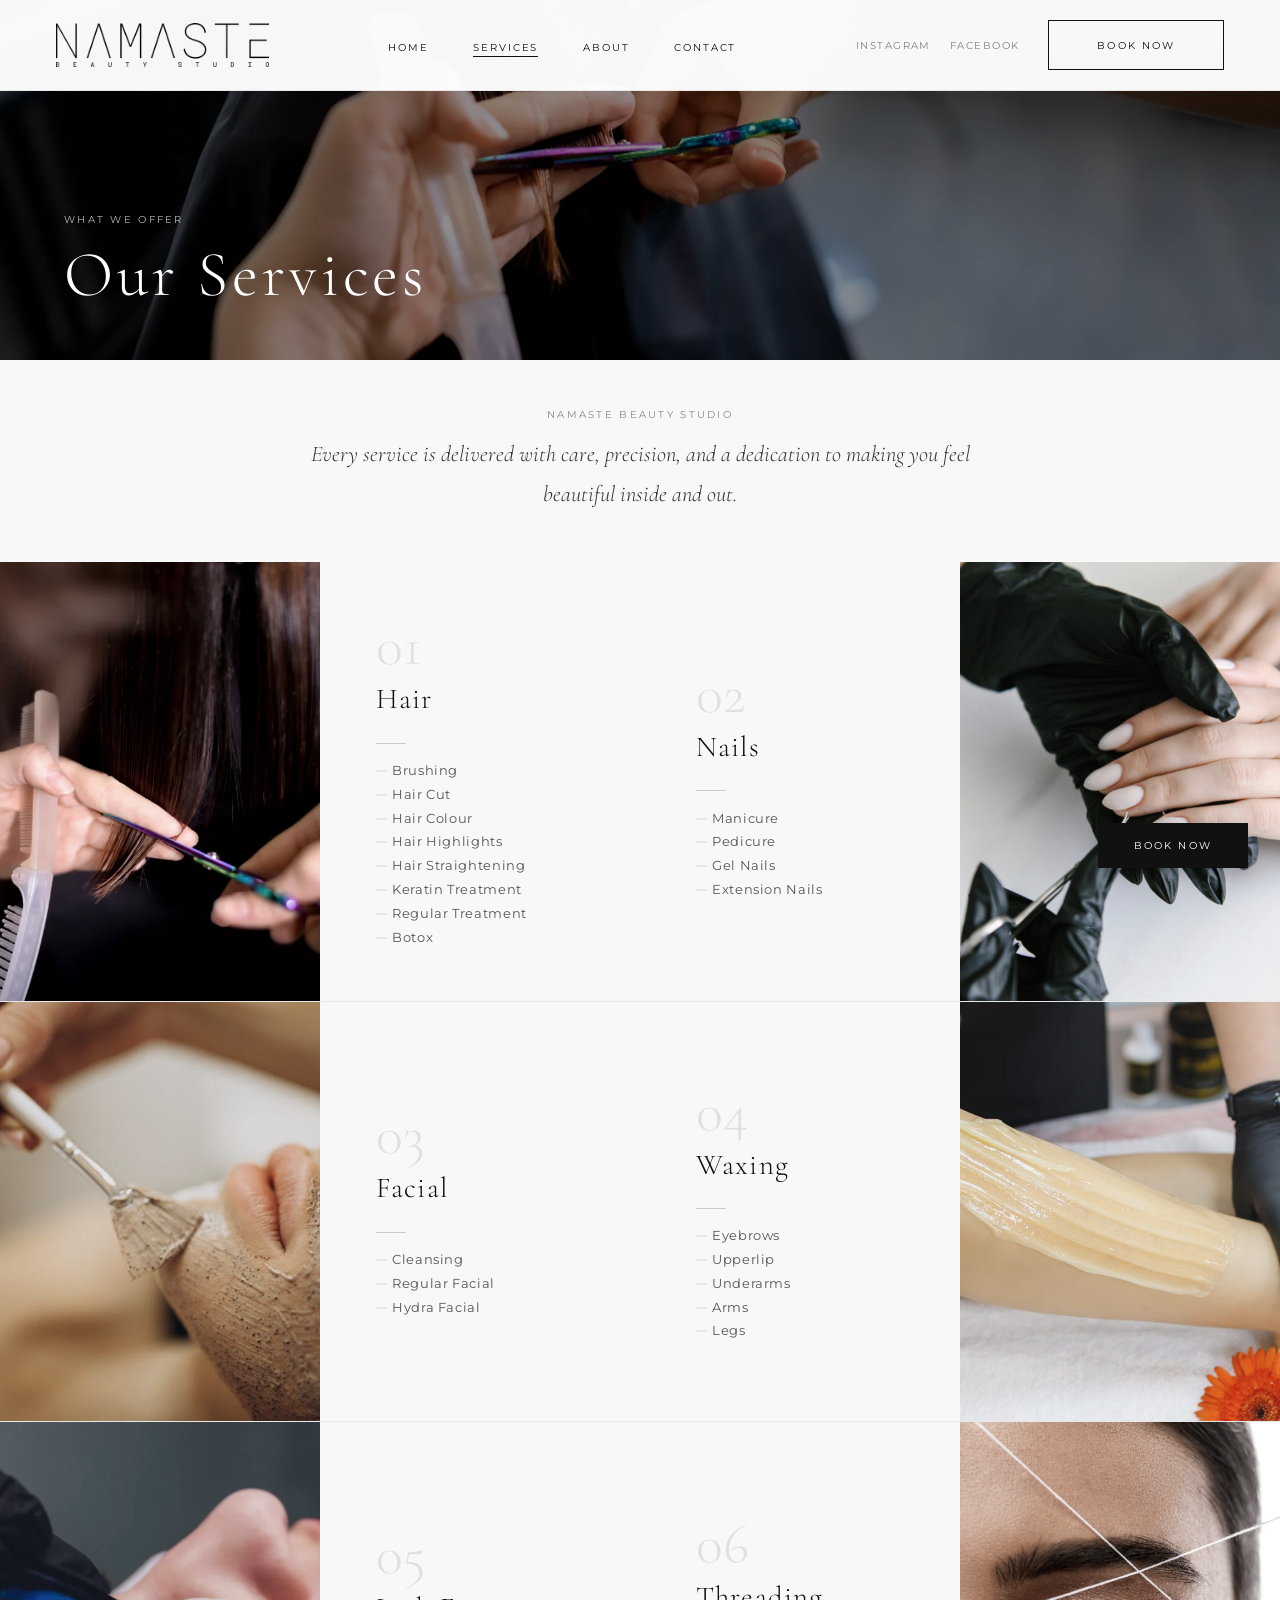
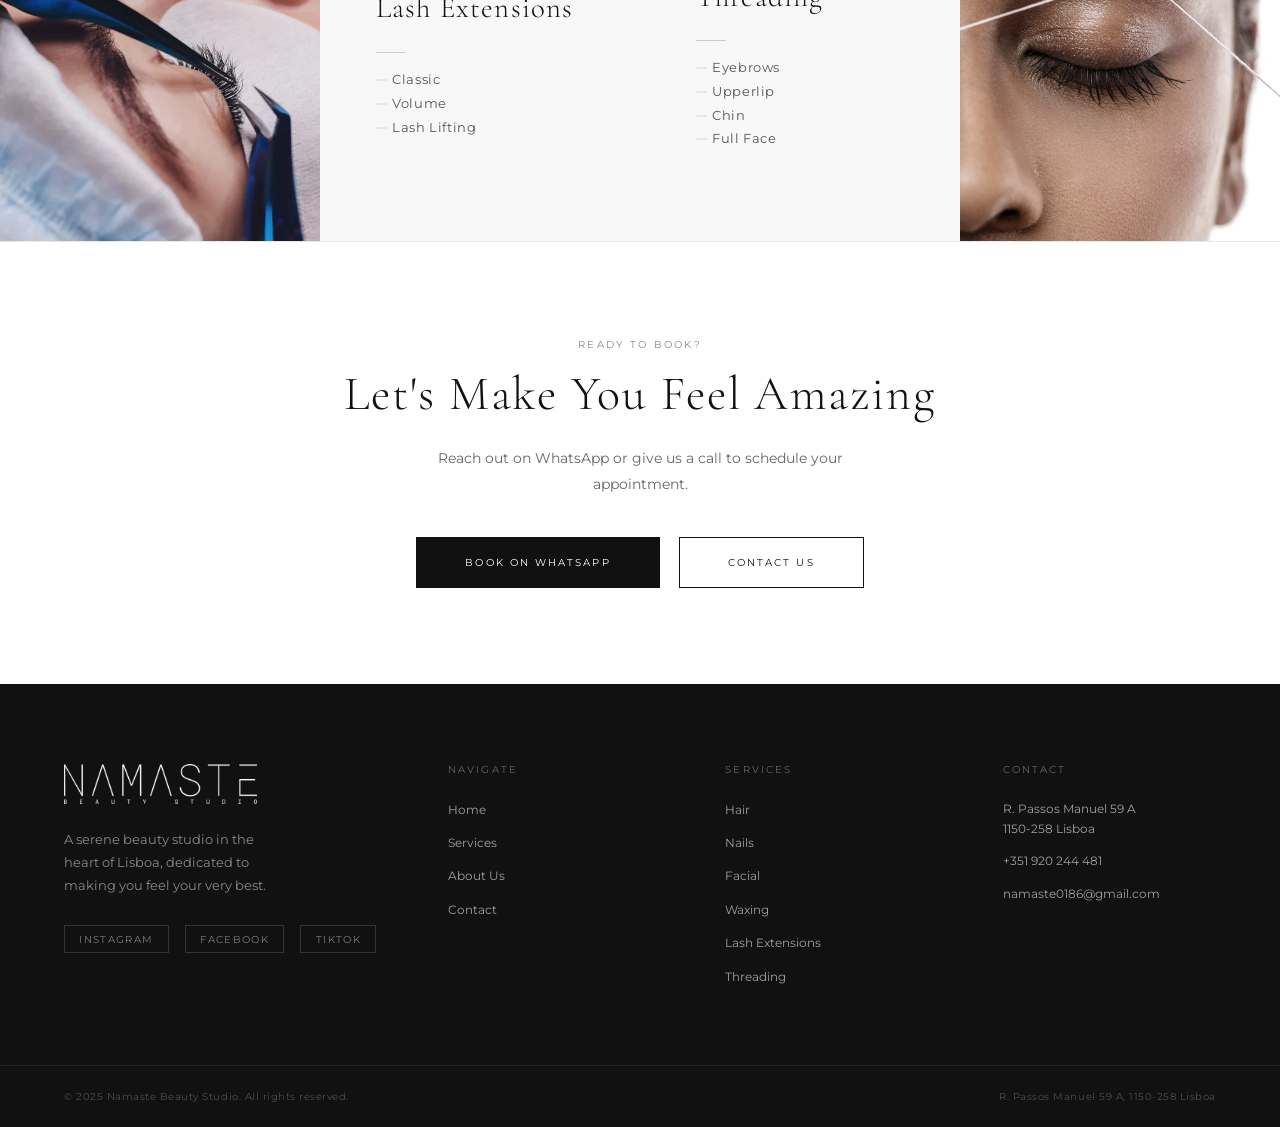
<file: services.html>
<!DOCTYPE html>
<html lang="en">
<head>
  <meta charset="UTF-8">
  <meta name="viewport" content="width=device-width, initial-scale=1.0">
  <title>Services — Namaste Beauty Studio</title>
  <meta name="description" content="Full list of beauty services at Namaste Beauty Studio, Lisboa. Hair, Nails, Facial, Waxing, Lash Extensions, Threading.">
  <link rel="preconnect" href="https://fonts.googleapis.com">
  <link rel="preconnect" href="https://fonts.gstatic.com" crossorigin>
  <link href="https://fonts.googleapis.com/css2?family=Cormorant+Garamond:ital,wght@0,300;0,400;0,500;1,300;1,400&family=Montserrat:wght@300;400;500&display=swap" rel="stylesheet">
  <link rel="icon" type="image/png" href="assets/logo.png">
  <link rel="apple-touch-icon" href="assets/logo.png">
  <link rel="stylesheet" href="css/style.css">
</head>
<body>

  <!-- ===== NAVIGATION ===== -->
  <nav class="nav" id="nav">
    <div class="nav-inner">
      <a href="index.html" class="nav-logo">
        <img src="assets/logo.png" alt="Namaste Beauty Studio">
      </a>
      <ul class="nav-links">
        <li><a href="index.html">Home</a></li>
        <li><a href="services.html">Services</a></li>
        <li><a href="about.html">About</a></li>
        <li><a href="contact.html">Contact</a></li>
      </ul>
      <div class="nav-right">
        <div class="nav-social">
          <a href="https://www.instagram.com/namaste_beauty_studio/" target="_blank" rel="noopener">Instagram</a>
          <a href="https://www.facebook.com/people/Namaste-Beauty-Studio/100081834237689/" target="_blank" rel="noopener">Facebook</a>
        </div>
        <a href="https://wa.me/351920244481" target="_blank" class="nav-book btn">Book Now</a>
      </div>
      <button class="nav-hamburger" id="hamburger" aria-label="Menu">
        <span></span><span></span><span></span>
      </button>
    </div>
  </nav>

  <!-- Mobile Menu -->
  <div class="nav-mobile" id="mobileMenu">
    <button class="nav-mobile-close" id="mobileClose">&times;</button>
    <a href="index.html">Home</a>
    <a href="services.html">Services</a>
    <a href="about.html">About</a>
    <a href="contact.html">Contact</a>
    <div class="mobile-social">
      <a href="https://www.instagram.com/namaste_beauty_studio/" target="_blank">Instagram</a>
      <a href="https://www.facebook.com/people/Namaste-Beauty-Studio/100081834237689/" target="_blank">Facebook</a>
      <a href="https://www.tiktok.com/@namastebeautystudio" target="_blank">TikTok</a>
    </div>
  </div>

  <!-- ===== PAGE HEADER ===== -->
  <header class="page-header">
    <img
      src="assets/cover%203.webp"
      alt="Services" class="page-header-img"
    >
    <div class="page-header-overlay"></div>
    <div class="page-header-content">
      <p class="label">What We Offer</p>
      <h1>Our Services</h1>
    </div>
  </header>

  <!-- ===== INTRO ===== -->
  <section class="section-sm" style="background:#f8f8f8; text-align:center; padding:3rem 2rem;">
    <div class="container fade-up">
      <p class="label" style="color:#888; margin-bottom:0.8rem;">Namaste Beauty Studio</p>
      <p style="font-family:'Cormorant Garamond',serif; font-size:clamp(1.1rem,2vw,1.4rem); font-weight:300; font-style:italic; max-width:680px; margin:0 auto; line-height:1.8; color:#333;">
        Every service is delivered with care, precision, and a dedication to making you feel beautiful inside and out.
      </p>
    </div>
  </section>

  <!-- ===== SERVICES GRID ===== -->
  <div class="services-grid">

    <!-- 1. Hair -->
    <div class="service-card fade-up">
      <div class="service-card-img">
        <img
          src="assets/hair.webp"
          alt="Hair services"
        >
      </div>
      <div class="service-card-content">
        <div class="service-number">01</div>
        <h3>Hair</h3>
        <div class="service-divider"></div>
        <ul class="service-list">
          <li>Brushing</li>
          <li>Hair Cut</li>
          <li>Hair Colour</li>
          <li>Hair Highlights</li>
          <li>Hair Straightening</li>
          <li>Keratin Treatment</li>
          <li>Regular Treatment</li>
          <li>Botox</li>
        </ul>
      </div>
    </div>

    <!-- 2. Nails -->
    <div class="service-card fade-up delay-1">
      <div class="service-card-img">
        <img
          src="assets/nails.jpg"
          alt="Nail services"
        >
      </div>
      <div class="service-card-content">
        <div class="service-number">02</div>
        <h3>Nails</h3>
        <div class="service-divider"></div>
        <ul class="service-list">
          <li>Manicure</li>
          <li>Pedicure</li>
          <li>Gel Nails</li>
          <li>Extension Nails</li>
        </ul>
      </div>
    </div>

    <!-- 3. Facial -->
    <div class="service-card fade-up">
      <div class="service-card-img">
        <img
          src="assets/facial.jpg"
          alt="Facial services"
        >
      </div>
      <div class="service-card-content">
        <div class="service-number">03</div>
        <h3>Facial</h3>
        <div class="service-divider"></div>
        <ul class="service-list">
          <li>Cleansing</li>
          <li>Regular Facial</li>
          <li>Hydra Facial</li>
        </ul>
      </div>
    </div>

    <!-- 4. Waxing -->
    <div class="service-card fade-up delay-1">
      <div class="service-card-img">
        <img
          src="assets/waxing.jpg"
          alt="Waxing services"
        >
      </div>
      <div class="service-card-content">
        <div class="service-number">04</div>
        <h3>Waxing</h3>
        <div class="service-divider"></div>
        <ul class="service-list">
          <li>Eyebrows</li>
          <li>Upperlip</li>
          <li>Underarms</li>
          <li>Arms</li>
          <li>Legs</li>
        </ul>
      </div>
    </div>

    <!-- 5. Lash Extensions -->
    <div class="service-card fade-up">
      <div class="service-card-img">
        <img
          src="assets/lash%20extension.webp"
          alt="Lash extension services"
        >
      </div>
      <div class="service-card-content">
        <div class="service-number">05</div>
        <h3>Lash Extensions</h3>
        <div class="service-divider"></div>
        <ul class="service-list">
          <li>Classic</li>
          <li>Volume</li>
          <li>Lash Lifting</li>
        </ul>
      </div>
    </div>

    <!-- 6. Threading -->
    <div class="service-card fade-up delay-1">
      <div class="service-card-img">
        <img
          src="assets/threading.jpg"
          alt="Threading services"
        >
      </div>
      <div class="service-card-content">
        <div class="service-number">06</div>
        <h3>Threading</h3>
        <div class="service-divider"></div>
        <ul class="service-list">
          <li>Eyebrows</li>
          <li>Upperlip</li>
          <li>Chin</li>
          <li>Full Face</li>
        </ul>
      </div>
    </div>

  </div>

  <!-- ===== BOOKING CTA ===== -->
  <section style="padding:6rem 2rem; text-align:center;">
    <div class="fade-up">
      <span class="label" style="color:#888; display:block; margin-bottom:1rem;">Ready to Book?</span>
      <h2 style="font-size:clamp(2rem,4vw,3rem); margin-bottom:1.5rem;">Let's Make You Feel Amazing</h2>
      <p style="font-size:0.85rem;color:#666;max-width:420px;margin:0 auto 2.5rem;line-height:1.9;">
        Reach out on WhatsApp or give us a call to schedule your appointment.
      </p>
      <div style="display:flex;gap:1.2rem;justify-content:center;flex-wrap:wrap;">
        <a href="https://wa.me/351920244481" target="_blank" class="btn btn-filled">Book on WhatsApp</a>
        <a href="contact.html" class="btn btn-black">Contact Us</a>
      </div>
    </div>
  </section>

  <!-- ===== FOOTER ===== -->
  <footer>
    <div class="footer-main">
      <div>
        <div class="footer-logo">
          <img src="assets/logo.png" alt="Namaste Beauty Studio">
        </div>
        <p class="footer-tagline">
          A serene beauty studio in the heart of Lisboa, dedicated to making you feel your very best.
        </p>
        <div class="footer-social" style="margin-top:1.8rem;">
          <a href="https://www.instagram.com/namaste_beauty_studio/" target="_blank">Instagram</a>
          <a href="https://www.facebook.com/people/Namaste-Beauty-Studio/100081834237689/" target="_blank">Facebook</a>
          <a href="https://www.tiktok.com/@namastebeautystudio" target="_blank">TikTok</a>
        </div>
      </div>
      <div>
        <p class="footer-heading">Navigate</p>
        <ul class="footer-links">
          <li><a href="index.html">Home</a></li>
          <li><a href="services.html">Services</a></li>
          <li><a href="about.html">About Us</a></li>
          <li><a href="contact.html">Contact</a></li>
        </ul>
      </div>
      <div>
        <p class="footer-heading">Services</p>
        <ul class="footer-links">
          <li><a href="services.html">Hair</a></li>
          <li><a href="services.html">Nails</a></li>
          <li><a href="services.html">Facial</a></li>
          <li><a href="services.html">Waxing</a></li>
          <li><a href="services.html">Lash Extensions</a></li>
          <li><a href="services.html">Threading</a></li>
        </ul>
      </div>
      <div>
        <p class="footer-heading">Contact</p>
        <p class="footer-contact-item">R. Passos Manuel 59 A<br>1150-258 Lisboa</p>
        <p class="footer-contact-item"><a href="tel:+351920244481">+351 920 244 481</a></p>
        <p class="footer-contact-item"><a href="mailto:namaste0186@gmail.com">namaste0186@gmail.com</a></p>
      </div>
    </div>
    <div class="footer-bottom">
      <p>&copy; 2025 Namaste Beauty Studio. All rights reserved.</p>
      <p>R. Passos Manuel 59 A, 1150-258 Lisboa</p>
    </div>
  </footer>

  <!-- Floating Book Button -->
  <a href="https://wa.me/351920244481" target="_blank" class="float-book">Book Now</a>

  <script src="js/main.js"></script>
</body>
</html>
</file>
<file: css/style.css>
/* =============================================
   NAMASTE BEAUTY STUDIO — Main Stylesheet
   Black & White Minimal Aesthetic
   ============================================= */

/* --- Reset & Base --- */
*, *::before, *::after { margin: 0; padding: 0; box-sizing: border-box; }
html { scroll-behavior: smooth; font-size: 16px; }
body {
  font-family: 'Montserrat', sans-serif;
  color: #111;
  background: #fff;
  overflow-x: hidden;
}
img { display: block; max-width: 100%; }
a { text-decoration: none; color: inherit; }
ul { list-style: none; }

/* --- Typography --- */
h1, h2, h3, h4 {
  font-family: 'Cormorant Garamond', serif;
  font-weight: 300;
  letter-spacing: 0.04em;
  line-height: 1.15;
}
.label {
  font-size: 0.65rem;
  letter-spacing: 0.22em;
  text-transform: uppercase;
  font-weight: 400;
}
.serif-italic {
  font-family: 'Cormorant Garamond', serif;
  font-style: italic;
  font-weight: 300;
}

/* --- Navigation --- */
.nav {
  position: fixed;
  top: 0;
  left: 0;
  width: 100%;
  z-index: 1000;
  background: rgba(255,255,255,0.97);
  border-bottom: 1px solid #e8e8e8;
  transition: box-shadow 0.3s;
}
.nav.scrolled { box-shadow: 0 2px 20px rgba(0,0,0,0.07); }
.nav-inner {
  display: flex;
  align-items: center;
  justify-content: space-between;
  padding: 1.25rem 3.5rem;
  max-width: 1440px;
  margin: 0 auto;
}
.nav-logo img {
  height: 44px;
  width: auto;
}
.nav-links {
  display: flex;
  gap: 2.8rem;
  align-items: center;
}
.nav-links a {
  font-size: 0.65rem;
  letter-spacing: 0.18em;
  text-transform: uppercase;
  color: #111;
  transition: opacity 0.25s;
  position: relative;
}
.nav-links a::after {
  content: '';
  position: absolute;
  bottom: -3px;
  left: 0;
  width: 0;
  height: 1px;
  background: #111;
  transition: width 0.3s;
}
.nav-links a:hover::after,
.nav-links a.active::after { width: 100%; }
.nav-links a:hover { opacity: 0.6; }
.nav-right {
  display: flex;
  align-items: center;
  gap: 1.8rem;
}
.nav-social {
  display: flex;
  gap: 1.2rem;
}
.nav-social a {
  font-size: 0.6rem;
  letter-spacing: 0.15em;
  text-transform: uppercase;
  opacity: 0.5;
  transition: opacity 0.25s;
}
.nav-social a:hover { opacity: 1; }
.nav-book {
  font-size: 0.6rem;
  letter-spacing: 0.18em;
  text-transform: uppercase;
  border: 1px solid #111;
  padding: 0.65rem 1.5rem;
  transition: all 0.3s;
}
.nav-book:hover { background: #111; color: #fff; }

/* Hamburger */
.nav-hamburger {
  display: none;
  flex-direction: column;
  gap: 5px;
  cursor: pointer;
  background: none;
  border: none;
  padding: 4px;
}
.nav-hamburger span {
  display: block;
  width: 24px;
  height: 1px;
  background: #111;
  transition: all 0.3s;
}
.nav-hamburger.open span:nth-child(1) { transform: translateY(6px) rotate(45deg); }
.nav-hamburger.open span:nth-child(2) { opacity: 0; }
.nav-hamburger.open span:nth-child(3) { transform: translateY(-6px) rotate(-45deg); }

/* Mobile Menu */
.nav-mobile {
  display: none;
  flex-direction: column;
  position: fixed;
  top: 0;
  left: 0;
  width: 100%;
  height: 100%;
  background: #fff;
  z-index: 999;
  align-items: center;
  justify-content: center;
  gap: 2.5rem;
  opacity: 0;
  pointer-events: none;
  transition: opacity 0.4s;
}
.nav-mobile.open {
  display: flex;
  opacity: 1;
  pointer-events: all;
}
.nav-mobile a {
  font-family: 'Cormorant Garamond', serif;
  font-size: 2.5rem;
  font-weight: 300;
  letter-spacing: 0.06em;
}
.nav-mobile .mobile-social {
  display: flex;
  gap: 2rem;
  margin-top: 1rem;
}
.nav-mobile .mobile-social a {
  font-family: 'Montserrat', sans-serif;
  font-size: 0.65rem;
  letter-spacing: 0.18em;
  text-transform: uppercase;
}
.nav-mobile-close {
  position: absolute;
  top: 1.5rem;
  right: 2rem;
  font-size: 2rem;
  cursor: pointer;
  background: none;
  border: none;
  color: #111;
}

/* --- Buttons --- */
.btn {
  display: inline-block;
  font-size: 0.65rem;
  letter-spacing: 0.2em;
  text-transform: uppercase;
  padding: 1.1rem 3rem;
  border: 1px solid;
  transition: all 0.35s;
  cursor: pointer;
  font-family: 'Montserrat', sans-serif;
  font-weight: 400;
}
.btn-white {
  color: #fff;
  border-color: #fff;
  background: transparent;
}
.btn-white:hover { background: #fff; color: #111; }
.btn-black {
  color: #111;
  border-color: #111;
  background: transparent;
}
.btn-black:hover { background: #111; color: #fff; }
.btn-filled {
  background: #111;
  color: #fff;
  border-color: #111;
}
.btn-filled:hover { background: transparent; color: #111; }

/* --- Floating Book Button --- */
.float-book {
  position: fixed;
  bottom: 2rem;
  right: 2rem;
  z-index: 998;
  background: #111;
  color: #fff;
  padding: 1rem 2.2rem;
  font-size: 0.6rem;
  letter-spacing: 0.22em;
  text-transform: uppercase;
  border: 1px solid #111;
  transition: all 0.3s;
  box-shadow: 0 4px 20px rgba(0,0,0,0.25);
}
.float-book:hover { background: #fff; color: #111; }

/* --- Hero --- */
.hero {
  height: 100vh;
  min-height: 600px;
  position: relative;
  overflow: hidden;
  margin-top: 0;
}
.hero-img {
  width: 100%;
  height: 100%;
  object-fit: cover;
  object-position: center 30%;
}
.hero-overlay {
  position: absolute;
  inset: 0;
  background: rgba(0,0,0,0.38);
  display: flex;
  flex-direction: column;
  align-items: center;
  justify-content: center;
  text-align: center;
  color: #fff;
  padding: 2rem;
}
.hero-eyebrow {
  font-size: 0.65rem;
  letter-spacing: 0.3em;
  text-transform: uppercase;
  margin-bottom: 1.8rem;
  opacity: 0.85;
}
.hero-title {
  font-family: 'Cormorant Garamond', serif;
  font-size: clamp(3rem, 7vw, 6.5rem);
  font-weight: 300;
  letter-spacing: 0.06em;
  line-height: 1.05;
  margin-bottom: 1.5rem;
}
.hero-subtitle {
  font-size: 0.7rem;
  letter-spacing: 0.22em;
  text-transform: uppercase;
  margin-bottom: 3rem;
  opacity: 0.8;
}
.hero-scroll {
  position: absolute;
  bottom: 2.5rem;
  left: 50%;
  transform: translateX(-50%);
  display: flex;
  flex-direction: column;
  align-items: center;
  gap: 0.5rem;
  color: rgba(255,255,255,0.7);
  font-size: 0.6rem;
  letter-spacing: 0.2em;
  text-transform: uppercase;
}
.hero-scroll::after {
  content: '';
  width: 1px;
  height: 40px;
  background: rgba(255,255,255,0.5);
  animation: scrollLine 1.8s ease-in-out infinite;
}
@keyframes scrollLine {
  0% { transform: scaleY(0); transform-origin: top; }
  50% { transform: scaleY(1); transform-origin: top; }
  51% { transform: scaleY(1); transform-origin: bottom; }
  100% { transform: scaleY(0); transform-origin: bottom; }
}

/* --- Hero Slider --- */
.hero-slides {
  position: absolute;
  inset: 0;
  width: 100%;
  height: 100%;
}
.hero-slide {
  position: absolute;
  inset: 0;
  opacity: 0;
  transition: opacity 1.2s ease;
}
.hero-slide.active { opacity: 1; }
.hero-slide img {
  width: 100%;
  height: 100%;
  object-fit: cover;
  object-position: center 30%;
  transform: scale(1.05);
  transition: transform 7s ease;
}
.hero-slide.active img { transform: scale(1); }

/* Arrows */
.hero-arrow {
  position: absolute;
  top: 50%;
  transform: translateY(-50%);
  z-index: 10;
  background: rgba(255,255,255,0.12);
  border: 1px solid rgba(255,255,255,0.4);
  color: #fff;
  width: 52px;
  height: 52px;
  font-size: 1.1rem;
  cursor: pointer;
  transition: background 0.3s, border-color 0.3s;
  backdrop-filter: blur(4px);
  -webkit-backdrop-filter: blur(4px);
}
.hero-arrow:hover { background: rgba(255,255,255,0.25); border-color: #fff; }
.hero-prev { left: 2.5rem; }
.hero-next { right: 2.5rem; }

/* Dots */
.hero-dots {
  position: absolute;
  bottom: 5rem;
  left: 50%;
  transform: translateX(-50%);
  z-index: 10;
  display: flex;
  gap: 0.6rem;
}
.hero-dot {
  width: 28px;
  height: 2px;
  background: rgba(255,255,255,0.35);
  border: none;
  cursor: pointer;
  transition: background 0.3s, width 0.3s;
  padding: 0;
}
.hero-dot.active {
  background: #fff;
  width: 48px;
}

@media (max-width: 768px) {
  .hero-prev { left: 1rem; }
  .hero-next { right: 1rem; }
  .hero-arrow { width: 40px; height: 40px; font-size: 0.9rem; }
}

/* --- Page Header (inner pages) --- */
.page-header {
  padding-top: 90px;
  height: 40vh;
  min-height: 300px;
  position: relative;
  overflow: hidden;
  display: flex;
  align-items: flex-end;
}
.page-header-img {
  position: absolute;
  inset: 0;
  width: 100%;
  height: 100%;
  object-fit: cover;
  object-position: center 40%;
}
.page-header-overlay {
  position: absolute;
  inset: 0;
  background: rgba(0,0,0,0.45);
}
.page-header-content {
  position: relative;
  z-index: 1;
  color: #fff;
  padding: 3rem 4rem;
}
.page-header-content .label { opacity: 0.7; margin-bottom: 0.8rem; }
.page-header-content h1 {
  font-size: clamp(2.5rem, 5vw, 4.5rem);
  letter-spacing: 0.06em;
}

/* --- Sections --- */
.section { padding: 6rem 4rem; }
.section-sm { padding: 4rem 4rem; }
.section-lg { padding: 8rem 4rem; }
.container { max-width: 1280px; margin: 0 auto; }
.section-head { margin-bottom: 4rem; }
.section-head.center { text-align: center; }
.section-head .label { color: #888; margin-bottom: 1rem; display: block; }
.section-head h2 { font-size: clamp(2rem, 4vw, 3rem); }
.divider {
  width: 40px;
  height: 1px;
  background: #111;
  margin: 1.5rem 0;
}
.divider.center { margin: 1.5rem auto; }
.section-head p {
  font-size: 0.85rem;
  line-height: 1.9;
  color: #555;
  max-width: 560px;
  margin-top: 1rem;
}
.section-head.center p { margin: 1rem auto 0; }

/* --- Services Strip (Home) --- */
.services-strip {
  display: grid;
  grid-template-columns: repeat(4, 1fr);
}
.strip-item {
  position: relative;
  overflow: hidden;
  aspect-ratio: 3/4;
  cursor: pointer;
}
.strip-item img {
  width: 100%;
  height: 100%;
  object-fit: cover;
  transition: transform 0.7s ease;
  filter: grayscale(20%);
}
.strip-item:hover img {
  transform: scale(1.06);
  filter: grayscale(0%);
}
.strip-item-overlay {
  position: absolute;
  inset: 0;
  background: linear-gradient(to top, rgba(0,0,0,0.65) 0%, rgba(0,0,0,0.1) 50%, transparent 100%);
  display: flex;
  align-items: flex-end;
  justify-content: center;
  padding-bottom: 2.5rem;
  transition: background 0.4s;
}
.strip-item:hover .strip-item-overlay {
  background: linear-gradient(to top, rgba(0,0,0,0.75) 0%, rgba(0,0,0,0.2) 60%, transparent 100%);
}
.strip-item-label {
  color: #fff;
  font-size: 0.7rem;
  letter-spacing: 0.25em;
  text-transform: uppercase;
  text-align: center;
}

/* CTA Section */
.cta-section {
  text-align: center;
  padding: 4rem 2rem;
  border-top: 1px solid #e8e8e8;
  border-bottom: 1px solid #e8e8e8;
}
.cta-section .label { color: #888; margin-bottom: 0.5rem; }

/* --- About Teaser --- */
.about-teaser {
  display: grid;
  grid-template-columns: 1fr 1fr;
  min-height: 600px;
}
.about-teaser-img {
  position: relative;
  overflow: hidden;
}
.about-teaser-img img {
  width: 100%;
  height: 100%;
  object-fit: cover;
  filter: grayscale(15%);
  transition: filter 0.5s;
}
.about-teaser-img:hover img { filter: grayscale(0%); }
.about-teaser-content {
  display: flex;
  flex-direction: column;
  justify-content: center;
  padding: 5rem;
  background: #f8f8f8;
}
.about-teaser-content h2 {
  font-size: clamp(1.8rem, 3vw, 2.8rem);
  margin-bottom: 1.5rem;
}
.about-teaser-content p {
  font-size: 0.85rem;
  line-height: 2;
  color: #555;
  margin-bottom: 2.5rem;
}
.about-teaser-stats {
  display: flex;
  gap: 3rem;
  margin-bottom: 2.5rem;
}
.stat-item .stat-num {
  font-family: 'Cormorant Garamond', serif;
  font-size: 2.5rem;
  font-weight: 300;
  line-height: 1;
}
.stat-item .stat-label {
  font-size: 0.6rem;
  letter-spacing: 0.18em;
  text-transform: uppercase;
  color: #888;
  margin-top: 0.3rem;
}

/* --- Testimonials --- */
.testimonials-section { background: #111; color: #fff; }
.testimonials-section .section-head .label { color: rgba(255,255,255,0.4); }
.testimonials-section .section-head h2 { color: #fff; }
.testimonials-section .divider { background: rgba(255,255,255,0.3); }
.testimonial-slider { position: relative; overflow: hidden; }
.testimonial-track {
  display: flex;
  transition: transform 0.6s cubic-bezier(0.4, 0, 0.2, 1);
}
.testimonial-slide {
  min-width: 100%;
  text-align: center;
  padding: 0 3rem;
}
.testimonial-quote {
  font-family: 'Cormorant Garamond', serif;
  font-size: clamp(1.2rem, 2.5vw, 1.7rem);
  font-style: italic;
  font-weight: 300;
  line-height: 1.8;
  color: rgba(255,255,255,0.9);
  max-width: 820px;
  margin: 0 auto 2.5rem;
}
.testimonial-author {
  font-size: 0.65rem;
  letter-spacing: 0.22em;
  text-transform: uppercase;
  color: rgba(255,255,255,0.45);
}
.testimonial-controls {
  display: flex;
  align-items: center;
  justify-content: center;
  gap: 2rem;
  margin-top: 3rem;
}
.testimonial-btn {
  background: none;
  border: 1px solid rgba(255,255,255,0.25);
  color: #fff;
  width: 44px;
  height: 44px;
  cursor: pointer;
  display: flex;
  align-items: center;
  justify-content: center;
  font-size: 1.1rem;
  transition: all 0.3s;
}
.testimonial-btn:hover { border-color: #fff; background: rgba(255,255,255,0.1); }
.testimonial-dots {
  display: flex;
  gap: 0.5rem;
}
.dot {
  width: 6px;
  height: 6px;
  border-radius: 50%;
  background: rgba(255,255,255,0.25);
  cursor: pointer;
  transition: background 0.3s;
}
.dot.active { background: #fff; }

/* --- Services Grid (services page) --- */
.services-grid {
  display: grid;
  grid-template-columns: repeat(2, 1fr);
  gap: 0;
}
.service-card {
  display: grid;
  grid-template-columns: 1fr 1fr;
  min-height: 420px;
  border-bottom: 1px solid #e8e8e8;
}
.service-card:nth-child(odd) .service-card-img { order: 1; }
.service-card:nth-child(odd) .service-card-content { order: 2; }
.service-card:nth-child(even) .service-card-img { order: 2; }
.service-card:nth-child(even) .service-card-content { order: 1; }
.service-card-img {
  overflow: hidden;
  position: relative;
}
.service-card-img img {
  width: 100%;
  height: 100%;
  object-fit: cover;
  filter: grayscale(20%);
  transition: transform 0.6s ease, filter 0.5s;
}
.service-card:hover .service-card-img img {
  transform: scale(1.04);
  filter: grayscale(0%);
}
.service-card-content {
  display: flex;
  flex-direction: column;
  justify-content: center;
  padding: 3.5rem;
  background: #fff;
}
.service-card-content:nth-child(even) { background: #f8f8f8; }
.service-card:nth-child(even) .service-card-content { background: #f8f8f8; }
.service-number {
  font-family: 'Cormorant Garamond', serif;
  font-size: 3.5rem;
  font-weight: 300;
  color: #e0e0e0;
  line-height: 1;
  margin-bottom: 0.5rem;
}
.service-card-content h3 {
  font-size: 1.8rem;
  margin-bottom: 0.5rem;
  letter-spacing: 0.04em;
}
.service-divider {
  width: 30px;
  height: 1px;
  background: #ccc;
  margin: 1.2rem 0;
}
.service-list {
  display: flex;
  flex-direction: column;
  gap: 0.55rem;
}
.service-list li {
  font-size: 0.8rem;
  color: #555;
  letter-spacing: 0.05em;
  padding-left: 1rem;
  position: relative;
}
.service-list li::before {
  content: '—';
  position: absolute;
  left: 0;
  color: #bbb;
  font-size: 0.7rem;
}

/* Full-width service block (for odd total) */
.services-full-row {
  display: grid;
  grid-template-columns: 1fr 2fr;
  min-height: 320px;
  border-bottom: 1px solid #e8e8e8;
}
.services-full-row .service-card-img { order: 1; }
.services-full-row .service-card-content { order: 2; background: #f8f8f8; }

/* --- About Page --- */
.about-intro {
  display: grid;
  grid-template-columns: 1fr 1fr;
  gap: 6rem;
  align-items: center;
}
.about-intro-text h2 {
  font-size: clamp(2rem, 4vw, 3.2rem);
  margin-bottom: 2rem;
}
.about-intro-text p {
  font-size: 0.88rem;
  line-height: 2;
  color: #444;
  margin-bottom: 1.5rem;
}
.about-intro-img {
  position: relative;
}
.about-intro-img img {
  width: 100%;
  height: 520px;
  object-fit: cover;
  filter: grayscale(15%);
}
.about-intro-img::before {
  content: '';
  position: absolute;
  top: -1.5rem;
  left: -1.5rem;
  width: 60%;
  height: 60%;
  border: 1px solid #e0e0e0;
  z-index: -1;
}

.values-grid {
  display: grid;
  grid-template-columns: repeat(3, 1fr);
  gap: 3rem;
}
.value-item {
  padding: 2.5rem;
  border: 1px solid #e8e8e8;
  transition: border-color 0.3s, box-shadow 0.3s;
}
.value-item:hover {
  border-color: #111;
  box-shadow: 0 4px 20px rgba(0,0,0,0.07);
}
.value-icon {
  font-family: 'Cormorant Garamond', serif;
  font-size: 2rem;
  font-weight: 300;
  color: #ccc;
  margin-bottom: 1.2rem;
}
.value-item h3 {
  font-size: 1.3rem;
  margin-bottom: 0.8rem;
}
.value-item p {
  font-size: 0.8rem;
  line-height: 1.8;
  color: #666;
}

.team-grid {
  display: grid;
  grid-template-columns: repeat(3, 1fr);
  gap: 2rem;
}
.team-card { text-align: center; }
.team-card-img {
  width: 100%;
  aspect-ratio: 3/4;
  object-fit: cover;
  filter: grayscale(20%);
  transition: filter 0.4s;
  margin-bottom: 1.5rem;
}
.team-card:hover .team-card-img { filter: grayscale(0%); }
.team-card h3 { font-size: 1.2rem; margin-bottom: 0.4rem; }
.team-card .role {
  font-size: 0.65rem;
  letter-spacing: 0.18em;
  text-transform: uppercase;
  color: #888;
}

/* --- Contact Page --- */
.contact-grid {
  display: grid;
  grid-template-columns: 1fr 1.3fr;
  gap: 5rem;
  align-items: start;
}
.contact-info h2 {
  font-size: clamp(1.8rem, 3vw, 2.8rem);
  margin-bottom: 2.5rem;
}
.contact-item {
  margin-bottom: 2rem;
  padding-bottom: 2rem;
  border-bottom: 1px solid #e8e8e8;
}
.contact-item:last-of-type { border-bottom: none; }
.contact-item .label { color: #888; margin-bottom: 0.6rem; display: block; }
.contact-item p, .contact-item a {
  font-size: 0.9rem;
  line-height: 1.7;
  color: #333;
}
.contact-item a:hover { text-decoration: underline; }
.contact-social { display: flex; gap: 1.5rem; flex-wrap: wrap; margin-top: 0.5rem; }
.contact-social a {
  font-size: 0.65rem;
  letter-spacing: 0.15em;
  text-transform: uppercase;
  border: 1px solid #ddd;
  padding: 0.5rem 1rem;
  transition: all 0.3s;
}
.contact-social a:hover { background: #111; color: #fff; border-color: #111; }

.contact-form { }
.form-group { margin-bottom: 1.8rem; }
.form-group label {
  display: block;
  font-size: 0.65rem;
  letter-spacing: 0.18em;
  text-transform: uppercase;
  color: #888;
  margin-bottom: 0.6rem;
}
.form-group input,
.form-group select,
.form-group textarea {
  width: 100%;
  border: none;
  border-bottom: 1px solid #ddd;
  padding: 0.75rem 0;
  font-family: 'Montserrat', sans-serif;
  font-size: 0.85rem;
  color: #111;
  background: transparent;
  transition: border-color 0.3s;
  outline: none;
  appearance: none;
}
.form-group input:focus,
.form-group select:focus,
.form-group textarea:focus { border-color: #111; }
.form-group textarea { resize: vertical; min-height: 120px; }
.form-row { display: grid; grid-template-columns: 1fr 1fr; gap: 1.5rem; }

.map-section { padding: 0; }
.map-section iframe {
  width: 100%;
  height: 400px;
  border: none;
  filter: grayscale(80%) contrast(1.1);
  transition: filter 0.4s;
}
.map-section iframe:hover { filter: grayscale(0%); }

/* --- Footer --- */
footer {
  background: #111;
  color: #fff;
}
.footer-main {
  padding: 5rem 4rem;
  max-width: 1440px;
  margin: 0 auto;
  display: grid;
  grid-template-columns: 1.5fr 1fr 1fr 1fr;
  gap: 4rem;
}
.footer-logo img {
  height: 40px;
  filter: invert(1);
  margin-bottom: 1.5rem;
}
.footer-tagline {
  font-size: 0.8rem;
  line-height: 1.8;
  color: rgba(255,255,255,0.5);
  max-width: 220px;
}
.footer-heading {
  font-size: 0.6rem;
  letter-spacing: 0.22em;
  text-transform: uppercase;
  color: rgba(255,255,255,0.35);
  margin-bottom: 1.5rem;
}
.footer-links { display: flex; flex-direction: column; gap: 0.9rem; }
.footer-links a {
  font-size: 0.78rem;
  color: rgba(255,255,255,0.6);
  transition: color 0.25s;
}
.footer-links a:hover { color: #fff; }
.footer-contact-item {
  font-size: 0.78rem;
  color: rgba(255,255,255,0.6);
  margin-bottom: 0.8rem;
  line-height: 1.6;
}
.footer-contact-item a { color: rgba(255,255,255,0.6); transition: color 0.25s; }
.footer-contact-item a:hover { color: #fff; }
.footer-social { display: flex; gap: 1rem; flex-wrap: wrap; margin-top: 0.5rem; }
.footer-social a {
  font-size: 0.6rem;
  letter-spacing: 0.14em;
  text-transform: uppercase;
  color: rgba(255,255,255,0.45);
  border: 1px solid rgba(255,255,255,0.15);
  padding: 0.45rem 0.9rem;
  transition: all 0.3s;
}
.footer-social a:hover {
  color: #fff;
  border-color: rgba(255,255,255,0.5);
}
.footer-bottom {
  border-top: 1px solid rgba(255,255,255,0.08);
  padding: 1.5rem 4rem;
  max-width: 1440px;
  margin: 0 auto;
  display: flex;
  justify-content: space-between;
  align-items: center;
}
.footer-bottom p {
  font-size: 0.65rem;
  color: rgba(255,255,255,0.25);
  letter-spacing: 0.05em;
}

/* --- Instagram Behold-style Feed --- */
.instagram-section { background: #fff; }

.insta-behold-wrap { width: 100%; }

.insta-behold {
  display: flex;
  gap: 10px;
  height: 420px;
  align-items: stretch;
  overflow: hidden;
}

.insta-behold-item {
  flex-shrink: 0;
  height: 100%;
  overflow: hidden;
  position: relative;
  cursor: pointer;
  transition: width 0.55s cubic-bezier(0.4, 0, 0.2, 1),
              border-radius 0.55s cubic-bezier(0.4, 0, 0.2, 1);
}

.insta-behold-item img {
  width: 100%;
  height: 100%;
  object-fit: cover;
  transition: transform 0.5s ease, filter 0.4s;
  filter: grayscale(10%);
  display: block;
}
.insta-behold-item:hover img {
  transform: scale(1.04);
  filter: grayscale(0%);
}

/* Overlay on first (featured) card */
.insta-behold-item.ib-featured .ib-overlay {
  position: absolute;
  inset: 0;
  background: linear-gradient(to top, rgba(0,0,0,0.55) 0%, transparent 50%);
  display: flex;
  align-items: flex-end;
  padding: 1.5rem;
  transition: background 0.4s;
}
.insta-behold-item.ib-featured:hover .ib-overlay {
  background: linear-gradient(to top, rgba(0,0,0,0.65) 0%, rgba(0,0,0,0.1) 60%, transparent 100%);
}
.ib-caption {
  color: rgba(255,255,255,0.9);
  font-size: 0.75rem;
  line-height: 1.6;
  display: -webkit-box;
  -webkit-line-clamp: 2;
  -webkit-box-orient: vertical;
  overflow: hidden;
  opacity: 0;
  transform: translateY(6px);
  transition: opacity 0.3s, transform 0.3s;
}
.insta-behold-item.ib-featured:hover .ib-caption {
  opacity: 1;
  transform: translateY(0);
}

/* Type badge for video/carousel */
.ib-badge {
  position: absolute;
  top: 0.75rem;
  right: 0.75rem;
  color: #fff;
  font-size: 0.8rem;
  text-shadow: 0 1px 4px rgba(0,0,0,0.6);
  pointer-events: none;
}

/* Skeleton shimmer */
.ib-skeleton {
  background: linear-gradient(90deg, #f0f0f0 25%, #e5e5e5 50%, #f0f0f0 75%);
  background-size: 200% 100%;
  animation: shimmer 1.4s infinite;
}
@keyframes shimmer {
  0%   { background-position: 200% 0; }
  100% { background-position: -200% 0; }
}

/* Bottom bar */
.insta-behold-bar {
  display: flex;
  align-items: center;
  justify-content: space-between;
  margin-top: 1.2rem;
}
.insta-behold-handle {
  display: flex;
  align-items: center;
  gap: 0.5rem;
  font-size: 0.7rem;
  letter-spacing: 0.1em;
  color: #555;
  transition: color 0.25s;
}
.insta-behold-handle:hover { color: #111; }
.insta-behold-nav {
  display: flex;
  gap: 0.6rem;
}
.insta-prev, .insta-next {
  background: none;
  border: 1px solid #ddd;
  color: #555;
  width: 38px;
  height: 38px;
  cursor: pointer;
  font-size: 0.9rem;
  transition: border-color 0.25s, color 0.25s, background 0.25s;
  border-radius: 50%;
  display: flex;
  align-items: center;
  justify-content: center;
}
.insta-prev:hover, .insta-next:hover {
  border-color: #111;
  color: #111;
  background: #f5f5f5;
}

@media (max-width: 768px) {
  .insta-behold { height: 280px; }
}

/* --- Fade-in animations --- */
.fade-up {
  opacity: 0;
  transform: translateY(30px);
  transition: opacity 0.8s ease, transform 0.8s ease;
}
.fade-up.visible {
  opacity: 1;
  transform: translateY(0);
}
.fade-up.delay-1 { transition-delay: 0.15s; }
.fade-up.delay-2 { transition-delay: 0.3s; }
.fade-up.delay-3 { transition-delay: 0.45s; }

/* --- Responsive --- */
@media (max-width: 1024px) {
  .nav-inner { padding: 1.2rem 2rem; }
  .nav-links { gap: 2rem; }
  .about-teaser { grid-template-columns: 1fr; }
  .about-teaser-img { height: 400px; }
  .about-teaser-img img { height: 100%; }
  .footer-main { grid-template-columns: 1fr 1fr; gap: 3rem; }
  .service-card { grid-template-columns: 1fr 1fr; }
  .services-grid { grid-template-columns: 1fr; }
  .about-intro { grid-template-columns: 1fr; gap: 3rem; }
  .values-grid { grid-template-columns: 1fr 1fr; }
  .contact-grid { grid-template-columns: 1fr; gap: 3rem; }
}
@media (max-width: 768px) {
  .nav-links, .nav-right { display: none; }
  .nav-hamburger { display: flex; }
  .section { padding: 4rem 1.5rem; }
  .section-lg { padding: 5rem 1.5rem; }
  .hero-title { font-size: 3rem; }
  .services-strip { grid-template-columns: repeat(2, 1fr); }
  .about-teaser-content { padding: 3rem 1.5rem; }
  .about-teaser-stats { gap: 2rem; }
  .footer-main { grid-template-columns: 1fr; padding: 3rem 1.5rem; gap: 2.5rem; }
  .footer-bottom { flex-direction: column; gap: 0.5rem; padding: 1.5rem; }
  .service-card { grid-template-columns: 1fr; min-height: auto; }
  .service-card-img { height: 280px; }
  .service-card:nth-child(odd) .service-card-img,
  .service-card:nth-child(even) .service-card-img { order: 1; }
  .service-card:nth-child(odd) .service-card-content,
  .service-card:nth-child(even) .service-card-content { order: 2; }
  .service-card-content { padding: 2rem 1.5rem; }
  .team-grid { grid-template-columns: 1fr; }
  .values-grid { grid-template-columns: 1fr; }
  .form-row { grid-template-columns: 1fr; }
  .page-header-content { padding: 2rem 1.5rem; }
  .about-intro-img img { height: 320px; }
  .about-intro-img::before { display: none; }
  .float-book { bottom: 1.5rem; right: 1rem; padding: 0.85rem 1.5rem; }
}
@media (max-width: 480px) {
  .hero-title { font-size: 2.3rem; }
  .services-strip { grid-template-columns: repeat(2, 1fr); }
  .nav-inner { padding: 1rem 1.2rem; }
  .nav-logo img { height: 36px; }
}
</file>
